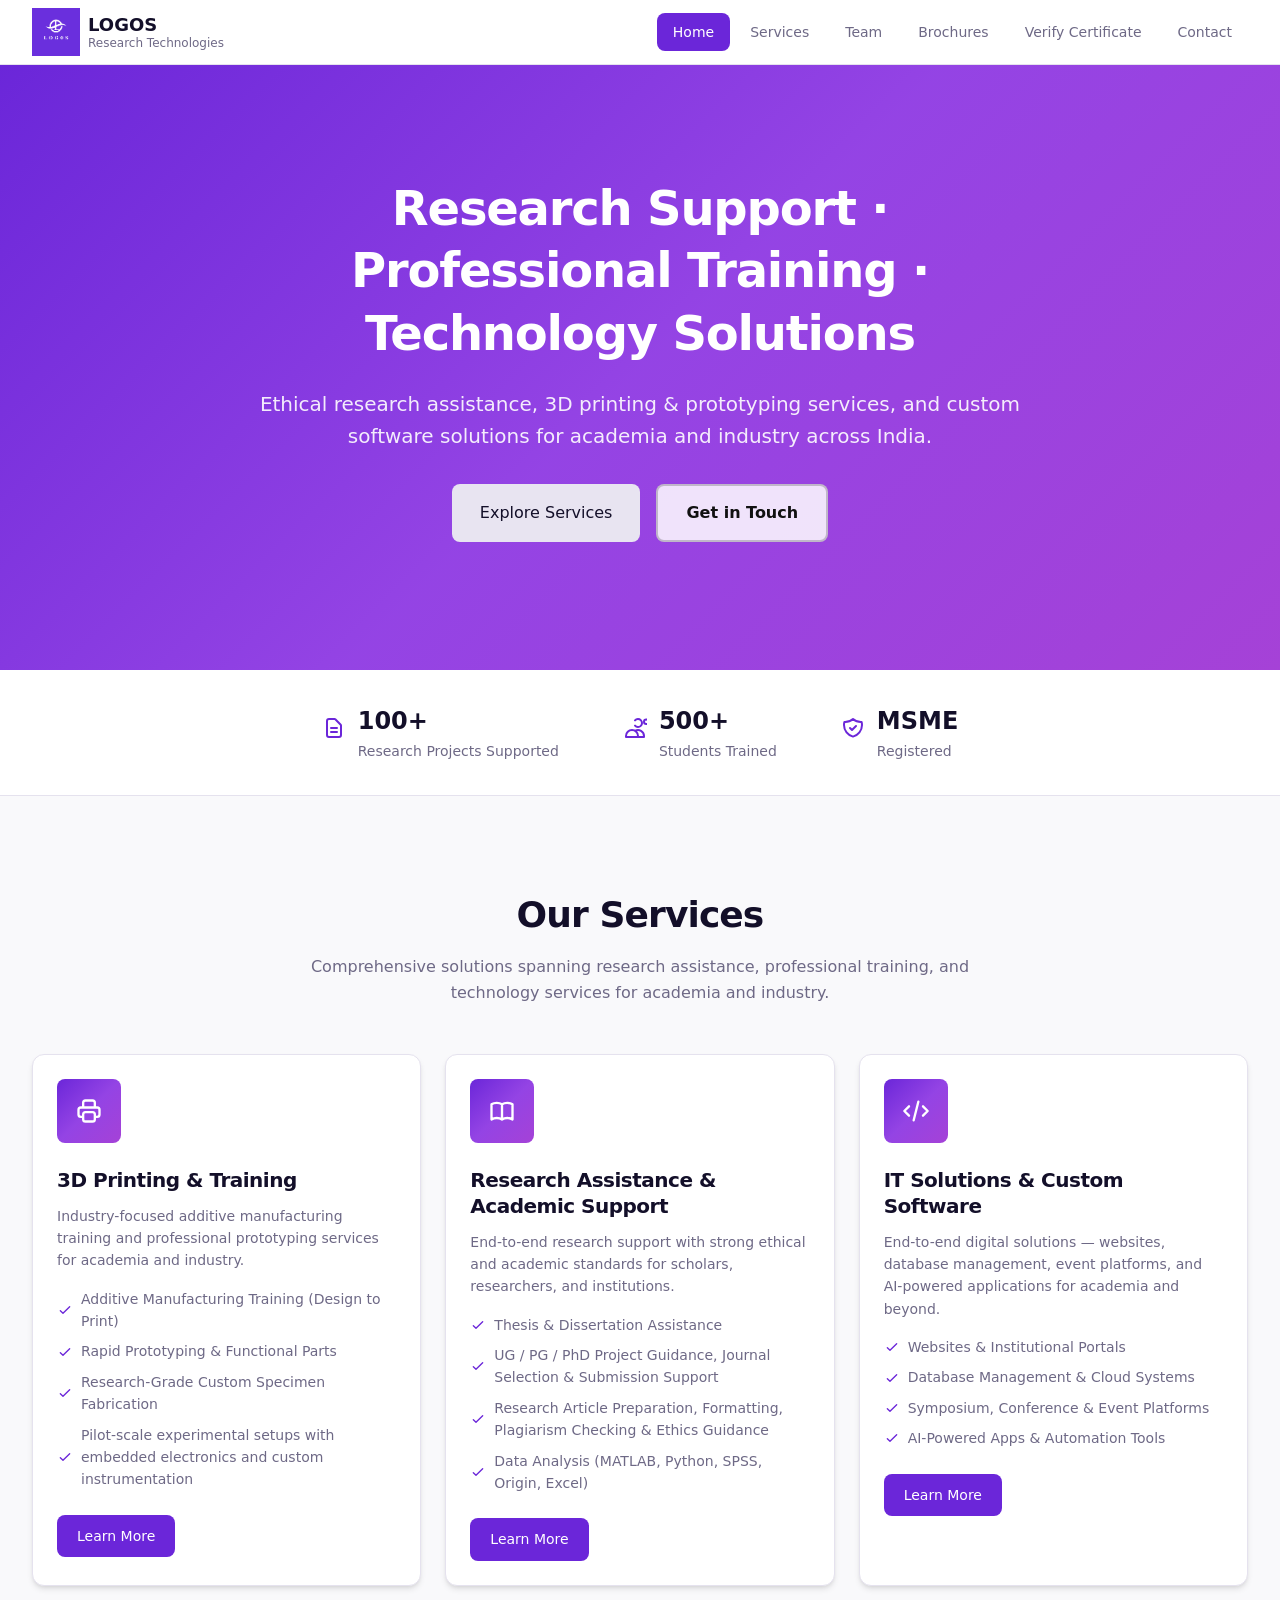
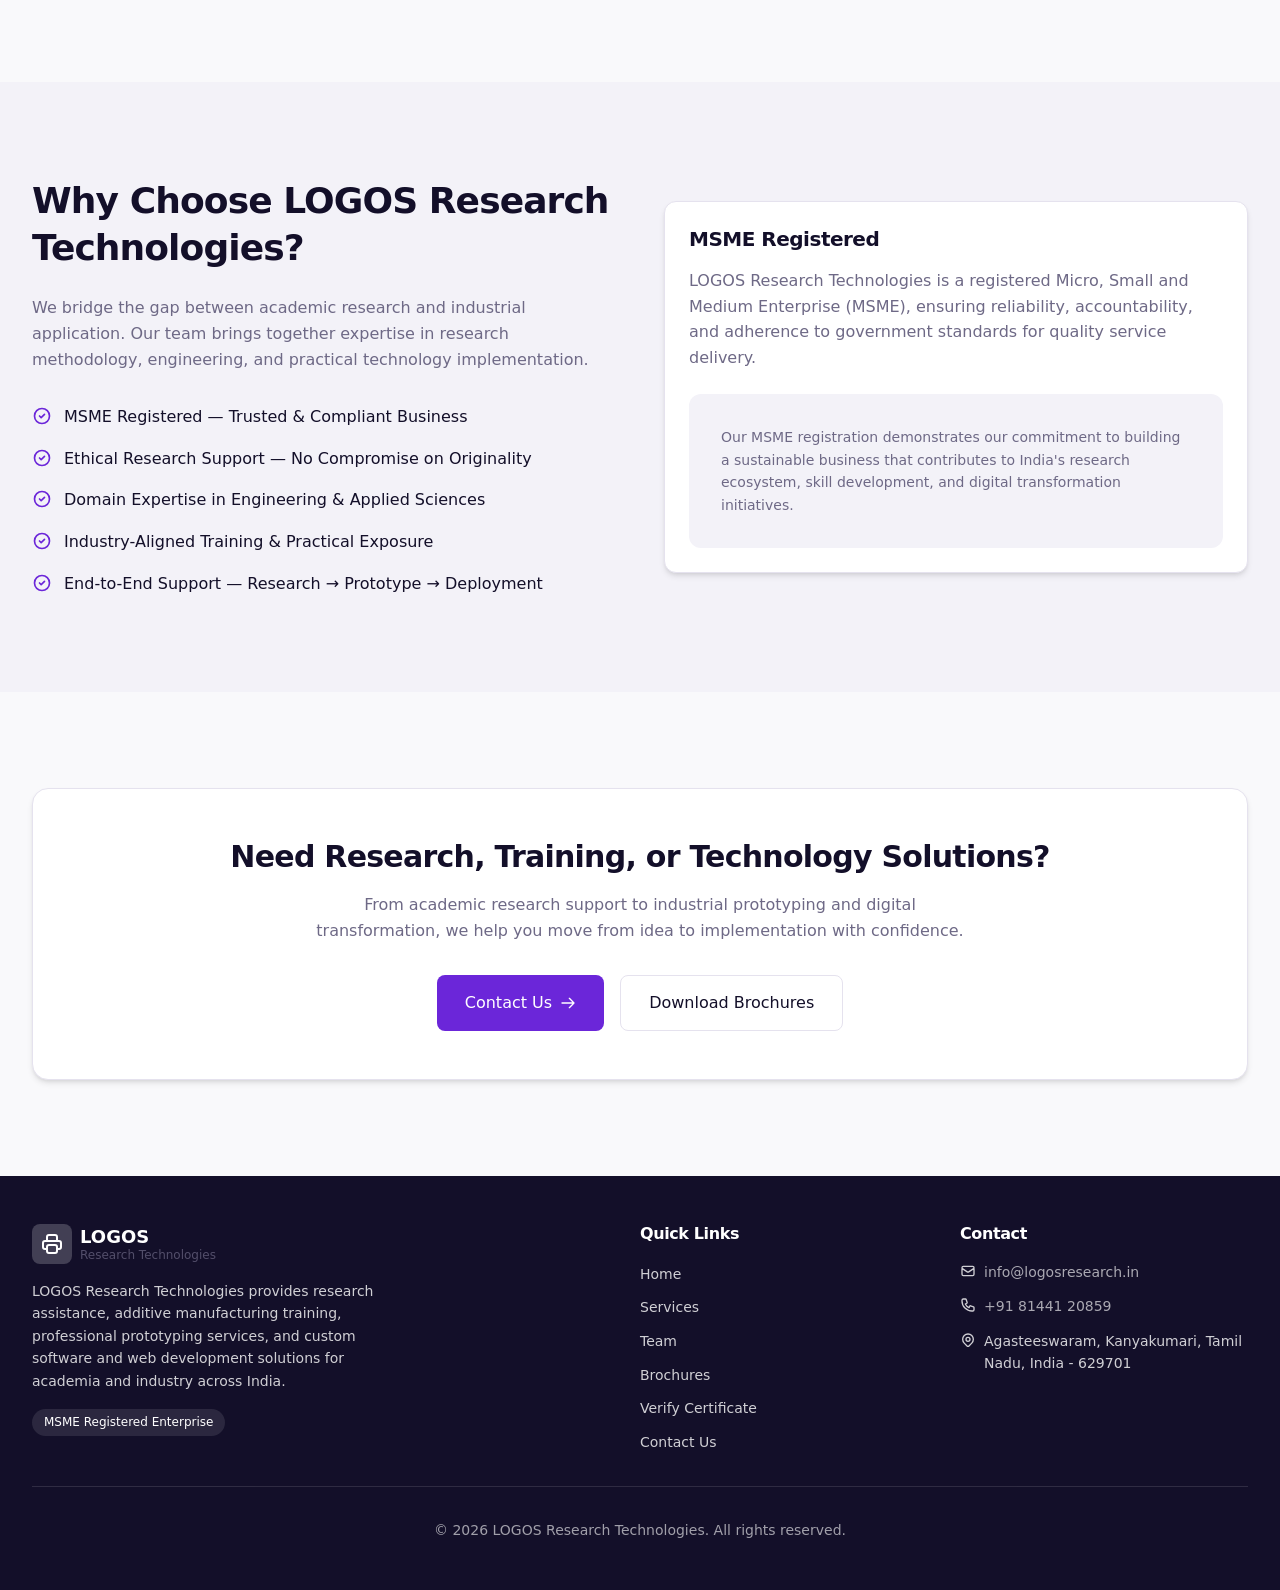
<file: static-site/index.html>
<!DOCTYPE html>
<html lang="en">
<head>
  <meta charset="UTF-8">
  <meta name="viewport" content="width=device-width, initial-scale=1.0">
  <meta name="description" content="Experts in research assistance, academic project support, 3D printing training, additive manufacturing services, and custom software and web development solutions in India.">
  <meta name="keywords" content="research assistance, academic support, thesis help, 3D printing training, additive manufacturing, web development, custom software, India">
  <title>LOGOS Research Technologies - Research, Training & Technology Solutions</title>
  <link rel="stylesheet" href="css/style.css">
</head>
<body>
  <!-- Header -->
  <header class="header">
    <nav class="section-container">
      <div class="header-content">
        <a href="index.html" class="logo-link">
          <img src="images/logo.png" alt="LOGOS" class="logo-image">
          <div class="logo-text">
            <span class="logo-title">LOGOS</span>
            <span class="logo-subtitle">Research Technologies</span>
          </div>
        </a>

        <div class="nav-desktop">
          <a href="index.html" class="nav-link active">Home</a>
          <a href="services.html" class="nav-link">Services</a>
          <a href="team.html" class="nav-link">Team</a>
          <a href="brochures.html" class="nav-link">Brochures</a>
          <a href="verify.html" class="nav-link">Verify Certificate</a>
          <a href="contact.html" class="nav-link">Contact</a>
        </div>

        <button class="mobile-menu-btn" id="mobile-menu-btn">
          <svg id="menu-icon" class="icon-lg" fill="none" stroke="currentColor" viewBox="0 0 24 24">
            <path stroke-linecap="round" stroke-linejoin="round" stroke-width="2" d="M4 6h16M4 12h16M4 18h16"></path>
          </svg>
          <svg id="close-icon" class="icon-lg" fill="none" stroke="currentColor" viewBox="0 0 24 24" style="display: none;">
            <path stroke-linecap="round" stroke-linejoin="round" stroke-width="2" d="M6 18L18 6M6 6l12 12"></path>
          </svg>
        </button>
      </div>

      <div class="nav-mobile" id="mobile-nav">
        <div class="nav-mobile-links">
          <a href="index.html" class="nav-link active">Home</a>
          <a href="services.html" class="nav-link">Services</a>
          <a href="team.html" class="nav-link">Team</a>
          <a href="brochures.html" class="nav-link">Brochures</a>
          <a href="verify.html" class="nav-link">Verify Certificate</a>
          <a href="contact.html" class="nav-link">Contact</a>
        </div>
      </div>
    </nav>
  </header>

  <main>
    <!-- Hero Section -->
    <section class="hero hero-gradient">
      <div class="section-container">
        <div class="hero-content">
          <h1 class="hero-title">Research Support · Professional Training · Technology Solutions</h1>
          <p class="hero-description">
            Ethical research assistance, 3D printing &amp; prototyping services, and custom software solutions for academia and industry across India.
          </p>
          <div class="hero-buttons">
            <a href="services.html" class="btn btn-secondary btn-lg">Explore Services</a>
            <a href="contact.html" class="btn btn-outline-light btn-lg">Get in Touch</a>
          </div>
        </div>
      </div>
    </section>

    <!-- Stats Section -->
    <section class="stats-section">
      <div class="section-container">
        <div class="stats-container">
          <div class="stat-item">
            <div class="stat-icon">
              <svg class="icon-lg" fill="none" stroke="currentColor" viewBox="0 0 24 24">
                <path stroke-linecap="round" stroke-linejoin="round" stroke-width="2" d="M9 12h6m-6 4h6m2 5H7a2 2 0 01-2-2V5a2 2 0 012-2h5.586a1 1 0 01.707.293l5.414 5.414a1 1 0 01.293.707V19a2 2 0 01-2 2z"></path>
              </svg>
            </div>
            <div>
              <div class="stat-value">100+</div>
              <div class="stat-label">Research Projects Supported</div>
            </div>
          </div>
          <div class="stat-item">
            <div class="stat-icon">
              <svg class="icon-lg" fill="none" stroke="currentColor" viewBox="0 0 24 24">
                <path stroke-linecap="round" stroke-linejoin="round" stroke-width="2" d="M12 4.354a4 4 0 110 5.292M15 21H3v-1a6 6 0 0112 0v1zm0 0h6v-1a6 6 0 00-9-5.197m13.5-9a2.25 2.25 0 11-4.5 0 2.25 2.25 0 014.5 0z"></path>
              </svg>
            </div>
            <div>
              <div class="stat-value">500+</div>
              <div class="stat-label">Students Trained</div>
            </div>
          </div>
          <div class="stat-item">
            <div class="stat-icon">
              <svg class="icon-lg" fill="none" stroke="currentColor" viewBox="0 0 24 24">
                <path stroke-linecap="round" stroke-linejoin="round" stroke-width="2" d="M9 12l2 2 4-4m5.618-4.016A11.955 11.955 0 0112 2.944a11.955 11.955 0 01-8.618 3.04A12.02 12.02 0 003 9c0 5.591 3.824 10.29 9 11.622 5.176-1.332 9-6.03 9-11.622 0-1.042-.133-2.052-.382-3.016z"></path>
              </svg>
            </div>
            <div>
              <div class="stat-value">MSME</div>
              <div class="stat-label">Registered</div>
            </div>
          </div>
        </div>
      </div>
    </section>

    <!-- Services Section -->
    <section class="page-section">
      <div class="section-container">
        <div class="section-header">
          <h2 class="section-title">Our Services</h2>
          <p class="section-description">
            Comprehensive solutions spanning research assistance, professional training, 
            and technology services for academia and industry.
          </p>
        </div>

        <div class="grid-3">
          <!-- 3D Printing & Training Card (FIRST) -->
          <div class="card">
            <div class="card-icon">
              <svg class="icon-xl" fill="none" stroke="currentColor" viewBox="0 0 24 24">
                <path stroke-linecap="round" stroke-linejoin="round" stroke-width="2" d="M17 17h2a2 2 0 002-2v-4a2 2 0 00-2-2H5a2 2 0 00-2 2v4a2 2 0 002 2h2m2 4h6a2 2 0 002-2v-4a2 2 0 00-2-2H9a2 2 0 00-2 2v4a2 2 0 002 2zm8-12V5a2 2 0 00-2-2H9a2 2 0 00-2 2v4h10z"></path>
              </svg>
            </div>
            <h3 class="card-title">3D Printing & Training</h3>
            <p class="card-description">Industry-focused additive manufacturing training and professional prototyping services for academia and industry.</p>
            <ul class="card-features">
              <li class="card-feature">
                <svg class="icon-sm" fill="none" stroke="currentColor" viewBox="0 0 24 24"><path stroke-linecap="round" stroke-linejoin="round" stroke-width="2" d="M5 13l4 4L19 7"></path></svg>
                Additive Manufacturing Training (Design to Print)
              </li>
              <li class="card-feature">
                <svg class="icon-sm" fill="none" stroke="currentColor" viewBox="0 0 24 24"><path stroke-linecap="round" stroke-linejoin="round" stroke-width="2" d="M5 13l4 4L19 7"></path></svg>
                Rapid Prototyping & Functional Parts
              </li>
              <li class="card-feature">
                <svg class="icon-sm" fill="none" stroke="currentColor" viewBox="0 0 24 24"><path stroke-linecap="round" stroke-linejoin="round" stroke-width="2" d="M5 13l4 4L19 7"></path></svg>
                Research-Grade Custom Specimen Fabrication
              </li>
              <li class="card-feature">
                <svg class="icon-sm" fill="none" stroke="currentColor" viewBox="0 0 24 24"><path stroke-linecap="round" stroke-linejoin="round" stroke-width="2" d="M5 13l4 4L19 7"></path></svg>
                Pilot-scale experimental setups with embedded electronics and custom instrumentation
              </li>
            </ul>
            <a href="services.html#printing" class="btn btn-primary">Learn More</a>
          </div>

          <!-- Research Assistance Card (SECOND) -->
          <div class="card">
            <div class="card-icon">
              <svg class="icon-xl" fill="none" stroke="currentColor" viewBox="0 0 24 24">
                <path stroke-linecap="round" stroke-linejoin="round" stroke-width="2" d="M12 6.253v13m0-13C10.832 5.477 9.246 5 7.5 5S4.168 5.477 3 6.253v13C4.168 18.477 5.754 18 7.5 18s3.332.477 4.5 1.253m0-13C13.168 5.477 14.754 5 16.5 5c1.747 0 3.332.477 4.5 1.253v13C19.832 18.477 18.247 18 16.5 18c-1.746 0-3.332.477-4.5 1.253"></path>
              </svg>
            </div>
            <h3 class="card-title">Research Assistance & Academic Support</h3>
            <p class="card-description">End-to-end research support with strong ethical and academic standards for scholars, researchers, and institutions.</p>
            <ul class="card-features">
              <li class="card-feature">
                <svg class="icon-sm" fill="none" stroke="currentColor" viewBox="0 0 24 24"><path stroke-linecap="round" stroke-linejoin="round" stroke-width="2" d="M5 13l4 4L19 7"></path></svg>
                Thesis & Dissertation Assistance
              </li>
              <li class="card-feature">
                <svg class="icon-sm" fill="none" stroke="currentColor" viewBox="0 0 24 24"><path stroke-linecap="round" stroke-linejoin="round" stroke-width="2" d="M5 13l4 4L19 7"></path></svg>
                UG / PG / PhD Project Guidance, Journal Selection & Submission Support
              </li>
              <li class="card-feature">
                <svg class="icon-sm" fill="none" stroke="currentColor" viewBox="0 0 24 24"><path stroke-linecap="round" stroke-linejoin="round" stroke-width="2" d="M5 13l4 4L19 7"></path></svg>
                Research Article Preparation, Formatting, Plagiarism Checking & Ethics Guidance
              </li>
              <li class="card-feature">
                <svg class="icon-sm" fill="none" stroke="currentColor" viewBox="0 0 24 24"><path stroke-linecap="round" stroke-linejoin="round" stroke-width="2" d="M5 13l4 4L19 7"></path></svg>
                Data Analysis (MATLAB, Python, SPSS, Origin, Excel)
              </li>
            </ul>
            <a href="services.html#research" class="btn btn-primary">Learn More</a>
          </div>

          <!-- Web Development Card (THIRD) -->
          <div class="card">
            <div class="card-icon">
              <svg class="icon-xl" fill="none" stroke="currentColor" viewBox="0 0 24 24">
                <path stroke-linecap="round" stroke-linejoin="round" stroke-width="2" d="M10 20l4-16m4 4l4 4-4 4M6 16l-4-4 4-4"></path>
              </svg>
            </div>
            <h3 class="card-title">IT Solutions & Custom Software</h3>
            <p class="card-description">End-to-end digital solutions — websites, database management, event platforms, and AI-powered applications for academia and beyond.</p>
            <ul class="card-features">
              <li class="card-feature">
                <svg class="icon-sm" fill="none" stroke="currentColor" viewBox="0 0 24 24"><path stroke-linecap="round" stroke-linejoin="round" stroke-width="2" d="M5 13l4 4L19 7"></path></svg>
                Websites &amp; Institutional Portals
              </li>
              <li class="card-feature">
                <svg class="icon-sm" fill="none" stroke="currentColor" viewBox="0 0 24 24"><path stroke-linecap="round" stroke-linejoin="round" stroke-width="2" d="M5 13l4 4L19 7"></path></svg>
                Database Management &amp; Cloud Systems
              </li>
              <li class="card-feature">
                <svg class="icon-sm" fill="none" stroke="currentColor" viewBox="0 0 24 24"><path stroke-linecap="round" stroke-linejoin="round" stroke-width="2" d="M5 13l4 4L19 7"></path></svg>
                Symposium, Conference &amp; Event Platforms
              </li>
              <li class="card-feature">
                <svg class="icon-sm" fill="none" stroke="currentColor" viewBox="0 0 24 24"><path stroke-linecap="round" stroke-linejoin="round" stroke-width="2" d="M5 13l4 4L19 7"></path></svg>
                AI-Powered Apps &amp; Automation Tools
              </li>
            </ul>
            <a href="services.html#software" class="btn btn-primary">Learn More</a>
          </div>
        </div>
      </div>
    </section>

    <!-- Why Choose Us Section -->
    <section class="page-section bg-muted">
      <div class="section-container">
        <div class="grid-2">
          <div>
            <h2 class="section-title" style="text-align: left; margin-bottom: 1.5rem;">
              Why Choose LOGOS Research Technologies?
            </h2>
            <p class="section-description" style="text-align: left; margin-bottom: 2rem; max-width: none;">
              We bridge the gap between academic research and industrial application. Our team 
              brings together expertise in research methodology, engineering, and practical 
              technology implementation.
            </p>
            <ul class="why-us-list">
              <li class="why-us-item">
                <svg class="icon" fill="none" stroke="currentColor" viewBox="0 0 24 24">
                  <path stroke-linecap="round" stroke-linejoin="round" stroke-width="2" d="M9 12l2 2 4-4m6 2a9 9 0 11-18 0 9 9 0 0118 0z"></path>
                </svg>
                <span>MSME Registered — Trusted & Compliant Business</span>
              </li>
              <li class="why-us-item">
                <svg class="icon" fill="none" stroke="currentColor" viewBox="0 0 24 24">
                  <path stroke-linecap="round" stroke-linejoin="round" stroke-width="2" d="M9 12l2 2 4-4m6 2a9 9 0 11-18 0 9 9 0 0118 0z"></path>
                </svg>
                <span>Ethical Research Support — No Compromise on Originality</span>
              </li>
              <li class="why-us-item">
                <svg class="icon" fill="none" stroke="currentColor" viewBox="0 0 24 24">
                  <path stroke-linecap="round" stroke-linejoin="round" stroke-width="2" d="M9 12l2 2 4-4m6 2a9 9 0 11-18 0 9 9 0 0118 0z"></path>
                </svg>
                <span>Domain Expertise in Engineering & Applied Sciences</span>
              </li>
              <li class="why-us-item">
                <svg class="icon" fill="none" stroke="currentColor" viewBox="0 0 24 24">
                  <path stroke-linecap="round" stroke-linejoin="round" stroke-width="2" d="M9 12l2 2 4-4m6 2a9 9 0 11-18 0 9 9 0 0118 0z"></path>
                </svg>
                <span>Industry-Aligned Training & Practical Exposure</span>
              </li>
              <li class="why-us-item">
                <svg class="icon" fill="none" stroke="currentColor" viewBox="0 0 24 24">
                  <path stroke-linecap="round" stroke-linejoin="round" stroke-width="2" d="M9 12l2 2 4-4m6 2a9 9 0 11-18 0 9 9 0 0118 0z"></path>
                </svg>
                <span>End-to-End Support — Research → Prototype → Deployment</span>
              </li>
            </ul>
          </div>
          <div class="card">
            <h3 style="font-size: 1.25rem; font-weight: 600; margin-bottom: 1rem;">MSME Registered</h3>
            <p style="color: var(--muted-foreground); margin-bottom: 1.5rem;">
              LOGOS Research Technologies is a registered Micro, Small and Medium 
              Enterprise (MSME), ensuring reliability, accountability, and adherence 
              to government standards for quality service delivery.
            </p>
            <div class="info-box">
              <p style="font-size: 0.875rem; color: var(--muted-foreground);">
                Our MSME registration demonstrates our commitment to building a 
                sustainable business that contributes to India's research ecosystem, 
                skill development, and digital transformation initiatives.
              </p>
            </div>
          </div>
        </div>
      </div>
    </section>

    <!-- CTA Section -->
    <section class="page-section">
      <div class="section-container">
        <div class="cta-card">
          <h2 class="cta-title">Need Research, Training, or Technology Solutions?</h2>
          <p class="cta-description">
            From academic research support to industrial prototyping and digital transformation, 
            we help you move from idea to implementation with confidence.
          </p>
          <div class="cta-buttons">
            <a href="contact.html" class="btn btn-primary btn-lg">
              Contact Us
              <svg class="icon-sm" fill="none" stroke="currentColor" viewBox="0 0 24 24">
                <path stroke-linecap="round" stroke-linejoin="round" stroke-width="2" d="M14 5l7 7m0 0l-7 7m7-7H3"></path>
              </svg>
            </a>
            <a href="brochures.html" class="btn btn-outline btn-lg">Download Brochures</a>
          </div>
        </div>
      </div>
    </section>
  </main>

  <!-- Footer -->
  <footer class="footer">
    <div class="section-container">
      <div class="footer-grid">
        <div>
          <div class="footer-logo">
            <div class="footer-logo-icon">
              <svg class="icon-lg" fill="none" stroke="currentColor" viewBox="0 0 24 24">
                <path stroke-linecap="round" stroke-linejoin="round" stroke-width="2" d="M17 17h2a2 2 0 002-2v-4a2 2 0 00-2-2H5a2 2 0 00-2 2v4a2 2 0 002 2h2m2 4h6a2 2 0 002-2v-4a2 2 0 00-2-2H9a2 2 0 00-2 2v4a2 2 0 002 2zm8-12V5a2 2 0 00-2-2H9a2 2 0 00-2 2v4h10z"></path>
              </svg>
            </div>
            <div class="logo-text">
              <span class="logo-title" style="color: white;">LOGOS</span>
              <span class="logo-subtitle" style="opacity: 0.7;">Research Technologies</span>
            </div>
          </div>
          <p class="footer-description">
            LOGOS Research Technologies provides research assistance, additive manufacturing 
            training, professional prototyping services, and custom software and web 
            development solutions for academia and industry across India.
          </p>
          <span class="footer-badge">MSME Registered Enterprise</span>
        </div>

        <div>
          <h4 class="footer-title">Quick Links</h4>
          <ul class="footer-links">
            <li><a href="index.html" class="footer-link">Home</a></li>
            <li><a href="services.html" class="footer-link">Services</a></li>
            <li><a href="team.html" class="footer-link">Team</a></li>
            <li><a href="brochures.html" class="footer-link">Brochures</a></li>
            <li><a href="verify.html" class="footer-link">Verify Certificate</a></li>
            <li><a href="contact.html" class="footer-link">Contact Us</a></li>
          </ul>
        </div>

        <div>
          <h4 class="footer-title">Contact</h4>
          <div class="footer-contact-item">
            <svg class="icon-sm" fill="none" stroke="currentColor" viewBox="0 0 24 24">
              <path stroke-linecap="round" stroke-linejoin="round" stroke-width="2" d="M3 8l7.89 5.26a2 2 0 002.22 0L21 8M5 19h14a2 2 0 002-2V7a2 2 0 00-2-2H5a2 2 0 00-2 2v10a2 2 0 002 2z"></path>
            </svg>
            <a href="mailto:info@logosresearch.in" class="footer-link">info@logosresearch.in</a>
          </div>
          <div class="footer-contact-item">
            <svg class="icon-sm" fill="none" stroke="currentColor" viewBox="0 0 24 24">
              <path stroke-linecap="round" stroke-linejoin="round" stroke-width="2" d="M3 5a2 2 0 012-2h3.28a1 1 0 01.948.684l1.498 4.493a1 1 0 01-.502 1.21l-2.257 1.13a11.042 11.042 0 005.516 5.516l1.13-2.257a1 1 0 011.21-.502l4.493 1.498a1 1 0 01.684.949V19a2 2 0 01-2 2h-1C9.716 21 3 14.284 3 6V5z"></path>
            </svg>
            <a href="tel:+918144120859" class="footer-link">+91 81441 20859</a>
          </div>
          <div class="footer-contact-item">
            <svg class="icon-sm" fill="none" stroke="currentColor" viewBox="0 0 24 24">
              <path stroke-linecap="round" stroke-linejoin="round" stroke-width="2" d="M17.657 16.657L13.414 20.9a1.998 1.998 0 01-2.827 0l-4.244-4.243a8 8 0 1111.314 0z"></path>
              <path stroke-linecap="round" stroke-linejoin="round" stroke-width="2" d="M15 11a3 3 0 11-6 0 3 3 0 016 0z"></path>
            </svg>
            <span>Agasteeswaram, Kanyakumari, Tamil Nadu, India - 629701</span>
          </div>
        </div>
      </div>

      <div class="footer-bottom">
        <p>&copy; 2026 LOGOS Research Technologies. All rights reserved.</p>
      </div>
    </div>
  </footer>

  <div id="toast-container" class="toast-container"></div>
  <script src="js/main.js"></script>
</body>
</html>
</file>
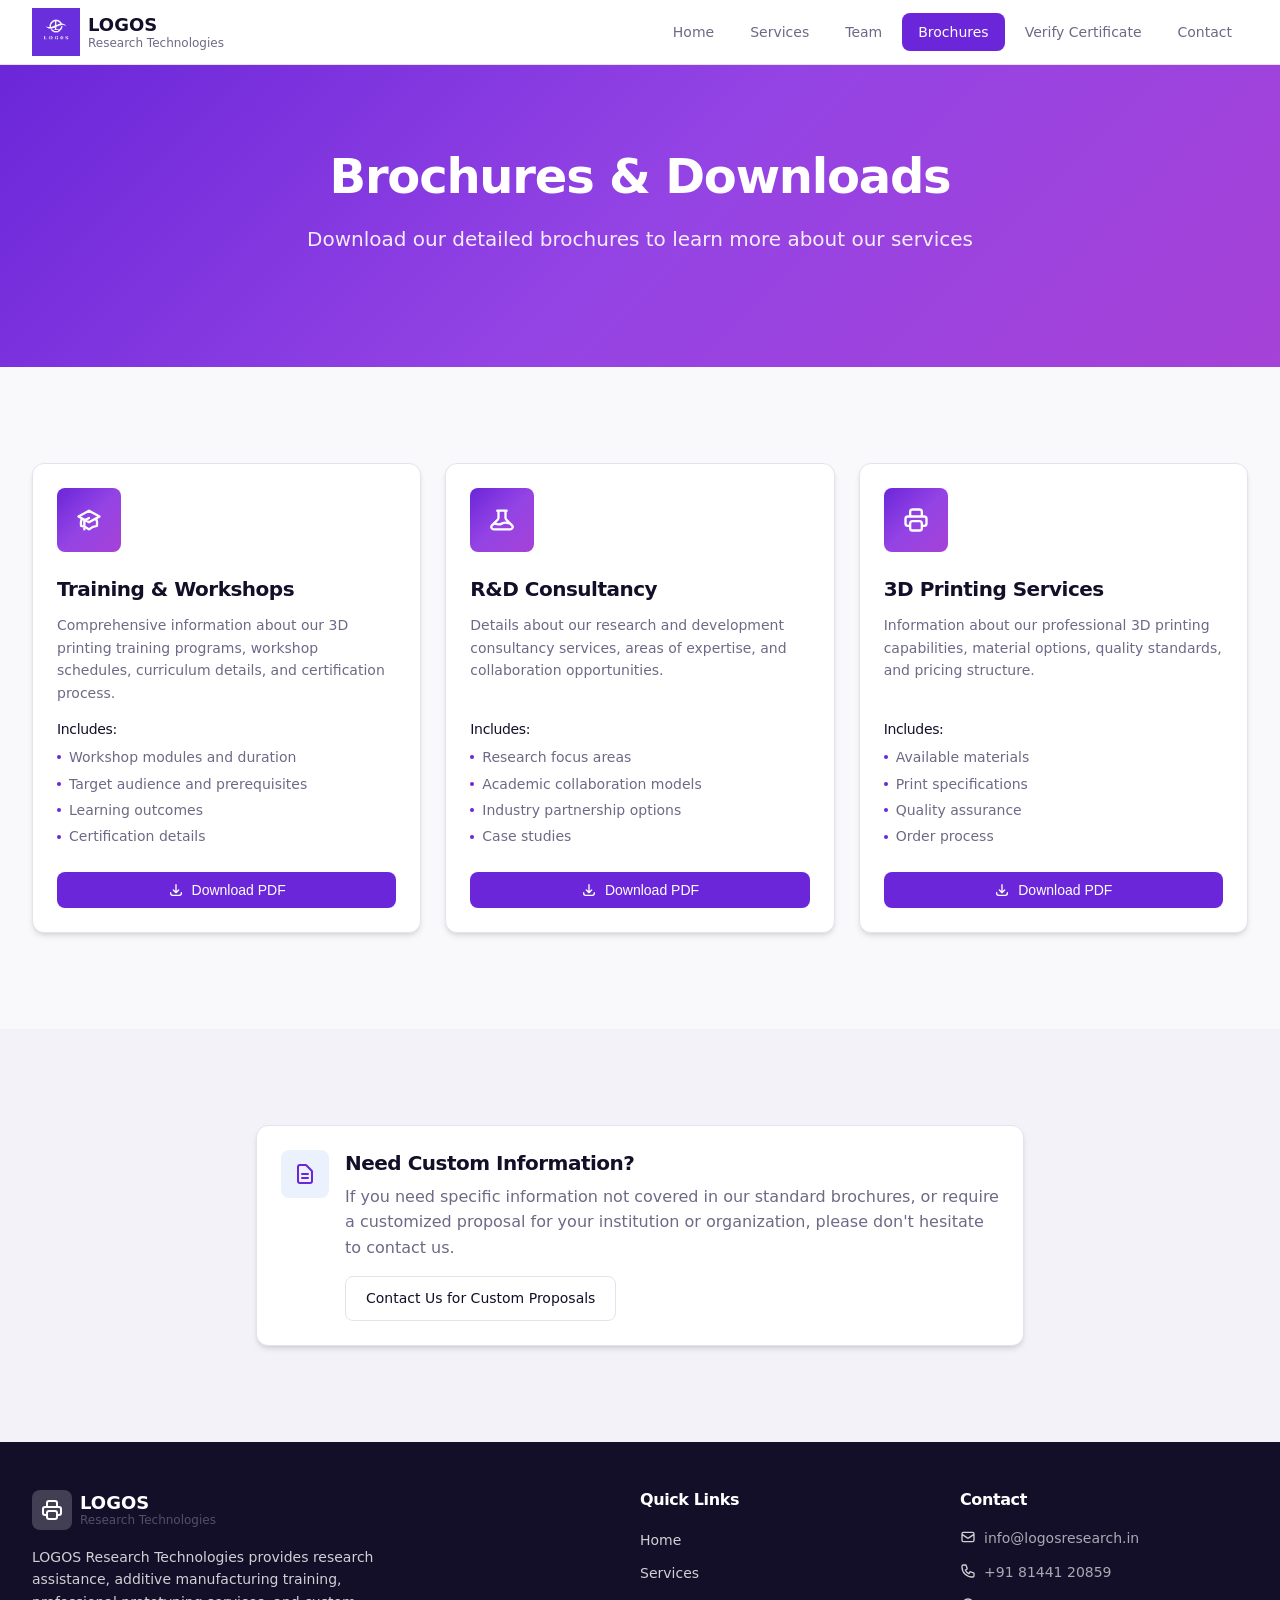
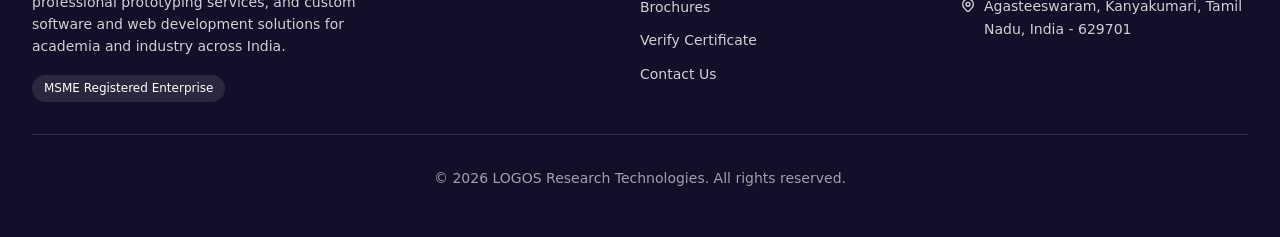
<file: static-site/brochures.html>
<!DOCTYPE html>
<html lang="en">
<head>
  <meta charset="UTF-8">
  <meta name="viewport" content="width=device-width, initial-scale=1.0">
  <meta name="description" content="Download LOGOS Research Technologies brochures for 3D printing training, R&D consultancy, and printing services.">
  <title>Brochures - LOGOS Research Technologies</title>
  <link rel="stylesheet" href="css/style.css">
</head>
<body>
  <!-- Header -->
  <header class="header">
    <nav class="section-container">
      <div class="header-content">
        <a href="index.html" class="logo-link">
          <img src="images/logo.png" alt="LOGOS" class="logo-image">
          <div class="logo-text">
            <span class="logo-title">LOGOS</span>
            <span class="logo-subtitle">Research Technologies</span>
          </div>
        </a>

        <div class="nav-desktop">
          <a href="index.html" class="nav-link">Home</a>
          <a href="services.html" class="nav-link">Services</a>
          <a href="team.html" class="nav-link">Team</a>
          <a href="brochures.html" class="nav-link active">Brochures</a>
          <a href="verify.html" class="nav-link">Verify Certificate</a>
          <a href="contact.html" class="nav-link">Contact</a>
        </div>

        <button class="mobile-menu-btn" id="mobile-menu-btn">
          <svg id="menu-icon" class="icon-lg" fill="none" stroke="currentColor" viewBox="0 0 24 24">
            <path stroke-linecap="round" stroke-linejoin="round" stroke-width="2" d="M4 6h16M4 12h16M4 18h16"></path>
          </svg>
          <svg id="close-icon" class="icon-lg" fill="none" stroke="currentColor" viewBox="0 0 24 24" style="display: none;">
            <path stroke-linecap="round" stroke-linejoin="round" stroke-width="2" d="M6 18L18 6M6 6l12 12"></path>
          </svg>
        </button>
      </div>

      <div class="nav-mobile" id="mobile-nav">
        <div class="nav-mobile-links">
          <a href="index.html" class="nav-link">Home</a>
          <a href="services.html" class="nav-link">Services</a>
          <a href="team.html" class="nav-link">Team</a>
          <a href="brochures.html" class="nav-link active">Brochures</a>
          <a href="verify.html" class="nav-link">Verify Certificate</a>
          <a href="contact.html" class="nav-link">Contact</a>
        </div>
      </div>
    </nav>
  </header>

  <main>
    <!-- Hero Section -->
    <section class="page-hero hero-gradient">
      <div class="section-container text-center" style="color: white;">
        <h1 class="page-hero-title">Brochures & Downloads</h1>
        <p class="hero-description">
          Download our detailed brochures to learn more about our services
        </p>
      </div>
    </section>

    <!-- Brochures Grid -->
    <section class="page-section">
      <div class="section-container">
        <div class="grid-3">
          <!-- Training Brochure -->
          <div class="card" style="display: flex; flex-direction: column;">
            <div class="card-icon">
              <svg class="icon-xl" fill="none" stroke="currentColor" viewBox="0 0 24 24">
                <path stroke-linecap="round" stroke-linejoin="round" stroke-width="2" d="M12 14l9-5-9-5-9 5 9 5zm0 0l6.16-3.422a12.083 12.083 0 01.665 6.479A11.952 11.952 0 0012 20.055a11.952 11.952 0 00-6.824-2.998 12.078 12.078 0 01.665-6.479L12 14zm-4 6v-7.5l4-2.222"></path>
              </svg>
            </div>
            <h3 class="card-title">Training & Workshops</h3>
            <p class="card-description" style="flex-grow: 1;">
              Comprehensive information about our 3D printing training programs, workshop schedules, curriculum details, and certification process.
            </p>
            <div style="margin-bottom: 1.5rem;">
              <h4 style="font-size: 0.875rem; font-weight: 500; margin-bottom: 0.5rem;">Includes:</h4>
              <ul style="display: flex; flex-direction: column; gap: 0.25rem;">
                <li style="display: flex; align-items: center; gap: 0.5rem; font-size: 0.875rem; color: var(--muted-foreground);">
                  <span style="width: 4px; height: 4px; border-radius: 50%; background: var(--primary);"></span>
                  Workshop modules and duration
                </li>
                <li style="display: flex; align-items: center; gap: 0.5rem; font-size: 0.875rem; color: var(--muted-foreground);">
                  <span style="width: 4px; height: 4px; border-radius: 50%; background: var(--primary);"></span>
                  Target audience and prerequisites
                </li>
                <li style="display: flex; align-items: center; gap: 0.5rem; font-size: 0.875rem; color: var(--muted-foreground);">
                  <span style="width: 4px; height: 4px; border-radius: 50%; background: var(--primary);"></span>
                  Learning outcomes
                </li>
                <li style="display: flex; align-items: center; gap: 0.5rem; font-size: 0.875rem; color: var(--muted-foreground);">
                  <span style="width: 4px; height: 4px; border-radius: 50%; background: var(--primary);"></span>
                  Certification details
                </li>
              </ul>
            </div>
            <button class="btn btn-primary btn-block" onclick="handleBrochureDownload('LOGOS_Training_Brochure.pdf')">
              <svg class="icon-sm" fill="none" stroke="currentColor" viewBox="0 0 24 24">
                <path stroke-linecap="round" stroke-linejoin="round" stroke-width="2" d="M4 16v1a3 3 0 003 3h10a3 3 0 003-3v-1m-4-4l-4 4m0 0l-4-4m4 4V4"></path>
              </svg>
              Download PDF
            </button>
          </div>

          <!-- R&D Brochure -->
          <div class="card" style="display: flex; flex-direction: column;">
            <div class="card-icon">
              <svg class="icon-xl" fill="none" stroke="currentColor" viewBox="0 0 24 24">
                <path stroke-linecap="round" stroke-linejoin="round" stroke-width="2" d="M19.428 15.428a2 2 0 00-1.022-.547l-2.387-.477a6 6 0 00-3.86.517l-.318.158a6 6 0 01-3.86.517L6.05 15.21a2 2 0 00-1.806.547M8 4h8l-1 1v5.172a2 2 0 00.586 1.414l5 5c1.26 1.26.367 3.414-1.415 3.414H4.828c-1.782 0-2.674-2.154-1.414-3.414l5-5A2 2 0 009 10.172V5L8 4z"></path>
              </svg>
            </div>
            <h3 class="card-title">R&D Consultancy</h3>
            <p class="card-description" style="flex-grow: 1;">
              Details about our research and development consultancy services, areas of expertise, and collaboration opportunities.
            </p>
            <div style="margin-bottom: 1.5rem;">
              <h4 style="font-size: 0.875rem; font-weight: 500; margin-bottom: 0.5rem;">Includes:</h4>
              <ul style="display: flex; flex-direction: column; gap: 0.25rem;">
                <li style="display: flex; align-items: center; gap: 0.5rem; font-size: 0.875rem; color: var(--muted-foreground);">
                  <span style="width: 4px; height: 4px; border-radius: 50%; background: var(--primary);"></span>
                  Research focus areas
                </li>
                <li style="display: flex; align-items: center; gap: 0.5rem; font-size: 0.875rem; color: var(--muted-foreground);">
                  <span style="width: 4px; height: 4px; border-radius: 50%; background: var(--primary);"></span>
                  Academic collaboration models
                </li>
                <li style="display: flex; align-items: center; gap: 0.5rem; font-size: 0.875rem; color: var(--muted-foreground);">
                  <span style="width: 4px; height: 4px; border-radius: 50%; background: var(--primary);"></span>
                  Industry partnership options
                </li>
                <li style="display: flex; align-items: center; gap: 0.5rem; font-size: 0.875rem; color: var(--muted-foreground);">
                  <span style="width: 4px; height: 4px; border-radius: 50%; background: var(--primary);"></span>
                  Case studies
                </li>
              </ul>
            </div>
            <button class="btn btn-primary btn-block" onclick="handleBrochureDownload('LOGOS_RnD_Brochure.pdf')">
              <svg class="icon-sm" fill="none" stroke="currentColor" viewBox="0 0 24 24">
                <path stroke-linecap="round" stroke-linejoin="round" stroke-width="2" d="M4 16v1a3 3 0 003 3h10a3 3 0 003-3v-1m-4-4l-4 4m0 0l-4-4m4 4V4"></path>
              </svg>
              Download PDF
            </button>
          </div>

          <!-- Printing Services Brochure -->
          <div class="card" style="display: flex; flex-direction: column;">
            <div class="card-icon">
              <svg class="icon-xl" fill="none" stroke="currentColor" viewBox="0 0 24 24">
                <path stroke-linecap="round" stroke-linejoin="round" stroke-width="2" d="M17 17h2a2 2 0 002-2v-4a2 2 0 00-2-2H5a2 2 0 00-2 2v4a2 2 0 002 2h2m2 4h6a2 2 0 002-2v-4a2 2 0 00-2-2H9a2 2 0 00-2 2v4a2 2 0 002 2zm8-12V5a2 2 0 00-2-2H9a2 2 0 00-2 2v4h10z"></path>
              </svg>
            </div>
            <h3 class="card-title">3D Printing Services</h3>
            <p class="card-description" style="flex-grow: 1;">
              Information about our professional 3D printing capabilities, material options, quality standards, and pricing structure.
            </p>
            <div style="margin-bottom: 1.5rem;">
              <h4 style="font-size: 0.875rem; font-weight: 500; margin-bottom: 0.5rem;">Includes:</h4>
              <ul style="display: flex; flex-direction: column; gap: 0.25rem;">
                <li style="display: flex; align-items: center; gap: 0.5rem; font-size: 0.875rem; color: var(--muted-foreground);">
                  <span style="width: 4px; height: 4px; border-radius: 50%; background: var(--primary);"></span>
                  Available materials
                </li>
                <li style="display: flex; align-items: center; gap: 0.5rem; font-size: 0.875rem; color: var(--muted-foreground);">
                  <span style="width: 4px; height: 4px; border-radius: 50%; background: var(--primary);"></span>
                  Print specifications
                </li>
                <li style="display: flex; align-items: center; gap: 0.5rem; font-size: 0.875rem; color: var(--muted-foreground);">
                  <span style="width: 4px; height: 4px; border-radius: 50%; background: var(--primary);"></span>
                  Quality assurance
                </li>
                <li style="display: flex; align-items: center; gap: 0.5rem; font-size: 0.875rem; color: var(--muted-foreground);">
                  <span style="width: 4px; height: 4px; border-radius: 50%; background: var(--primary);"></span>
                  Order process
                </li>
              </ul>
            </div>
            <button class="btn btn-primary btn-block" onclick="handleBrochureDownload('LOGOS_Printing_Services_Brochure.pdf')">
              <svg class="icon-sm" fill="none" stroke="currentColor" viewBox="0 0 24 24">
                <path stroke-linecap="round" stroke-linejoin="round" stroke-width="2" d="M4 16v1a3 3 0 003 3h10a3 3 0 003-3v-1m-4-4l-4 4m0 0l-4-4m4 4V4"></path>
              </svg>
              Download PDF
            </button>
          </div>
        </div>
      </div>
    </section>

    <!-- Instructions Section -->
    <section class="page-section bg-muted">
      <div class="section-container">
        <div class="card" style="max-width: 48rem; margin: 0 auto;">
          <div style="display: flex; align-items: flex-start; gap: 1rem;">
            <div style="width: 3rem; height: 3rem; border-radius: 0.5rem; background: rgba(59, 130, 246, 0.1); display: flex; align-items: center; justify-content: center; flex-shrink: 0;">
              <svg class="icon-lg" fill="none" stroke="currentColor" viewBox="0 0 24 24" style="color: var(--primary);">
                <path stroke-linecap="round" stroke-linejoin="round" stroke-width="2" d="M9 12h6m-6 4h6m2 5H7a2 2 0 01-2-2V5a2 2 0 012-2h5.586a1 1 0 01.707.293l5.414 5.414a1 1 0 01.293.707V19a2 2 0 01-2 2z"></path>
              </svg>
            </div>
            <div>
              <h3 style="font-size: 1.25rem; font-weight: 600; margin-bottom: 0.5rem;">Need Custom Information?</h3>
              <p style="color: var(--muted-foreground); margin-bottom: 1rem;">
                If you need specific information not covered in our standard brochures, 
                or require a customized proposal for your institution or organization, 
                please don't hesitate to contact us.
              </p>
              <a href="contact.html" class="btn btn-outline">Contact Us for Custom Proposals</a>
            </div>
          </div>
        </div>
      </div>
    </section>
  </main>

  <!-- Footer -->
  <footer class="footer">
    <div class="section-container">
      <div class="footer-grid">
        <div>
          <div class="footer-logo">
            <div class="footer-logo-icon">
              <svg class="icon-lg" fill="none" stroke="currentColor" viewBox="0 0 24 24">
                <path stroke-linecap="round" stroke-linejoin="round" stroke-width="2" d="M17 17h2a2 2 0 002-2v-4a2 2 0 00-2-2H5a2 2 0 00-2 2v4a2 2 0 002 2h2m2 4h6a2 2 0 002-2v-4a2 2 0 00-2-2H9a2 2 0 00-2 2v4a2 2 0 002 2zm8-12V5a2 2 0 00-2-2H9a2 2 0 00-2 2v4h10z"></path>
              </svg>
            </div>
            <div class="logo-text">
              <span class="logo-title" style="color: white;">LOGOS</span>
              <span class="logo-subtitle" style="opacity: 0.7;">Research Technologies</span>
            </div>
          </div>
          <p class="footer-description">
            LOGOS Research Technologies provides research assistance, additive manufacturing 
            training, professional prototyping services, and custom software and web 
            development solutions for academia and industry across India.
          </p>
          <span class="footer-badge">MSME Registered Enterprise</span>
        </div>

        <div>
          <h4 class="footer-title">Quick Links</h4>
          <ul class="footer-links">
            <li><a href="index.html" class="footer-link">Home</a></li>
            <li><a href="services.html" class="footer-link">Services</a></li>
            <li><a href="brochures.html" class="footer-link">Brochures</a></li>
            <li><a href="verify.html" class="footer-link">Verify Certificate</a></li>
            <li><a href="contact.html" class="footer-link">Contact Us</a></li>
          </ul>
        </div>

        <div>
          <h4 class="footer-title">Contact</h4>
          <div class="footer-contact-item">
            <svg class="icon-sm" fill="none" stroke="currentColor" viewBox="0 0 24 24">
              <path stroke-linecap="round" stroke-linejoin="round" stroke-width="2" d="M3 8l7.89 5.26a2 2 0 002.22 0L21 8M5 19h14a2 2 0 002-2V7a2 2 0 00-2-2H5a2 2 0 00-2 2v10a2 2 0 002 2z"></path>
            </svg>
            <a href="mailto:info@logosresearch.in" class="footer-link">info@logosresearch.in</a>
          </div>
          <div class="footer-contact-item">
            <svg class="icon-sm" fill="none" stroke="currentColor" viewBox="0 0 24 24">
              <path stroke-linecap="round" stroke-linejoin="round" stroke-width="2" d="M3 5a2 2 0 012-2h3.28a1 1 0 01.948.684l1.498 4.493a1 1 0 01-.502 1.21l-2.257 1.13a11.042 11.042 0 005.516 5.516l1.13-2.257a1 1 0 011.21-.502l4.493 1.498a1 1 0 01.684.949V19a2 2 0 01-2 2h-1C9.716 21 3 14.284 3 6V5z"></path>
            </svg>
            <a href="tel:+918144120859" class="footer-link">+91 81441 20859</a>
          </div>
          <div class="footer-contact-item">
            <svg class="icon-sm" fill="none" stroke="currentColor" viewBox="0 0 24 24">
              <path stroke-linecap="round" stroke-linejoin="round" stroke-width="2" d="M17.657 16.657L13.414 20.9a1.998 1.998 0 01-2.827 0l-4.244-4.243a8 8 0 1111.314 0z"></path>
              <path stroke-linecap="round" stroke-linejoin="round" stroke-width="2" d="M15 11a3 3 0 11-6 0 3 3 0 016 0z"></path>
            </svg>
            <span>Agasteeswaram, Kanyakumari, Tamil Nadu, India - 629701</span>
          </div>
        </div>
      </div>

      <div class="footer-bottom">
        <p>&copy; 2026 LOGOS Research Technologies. All rights reserved.</p>
      </div>
    </div>
  </footer>

  <div id="toast-container" class="toast-container"></div>
  <script src="js/main.js"></script>
</body>
</html>
</file>
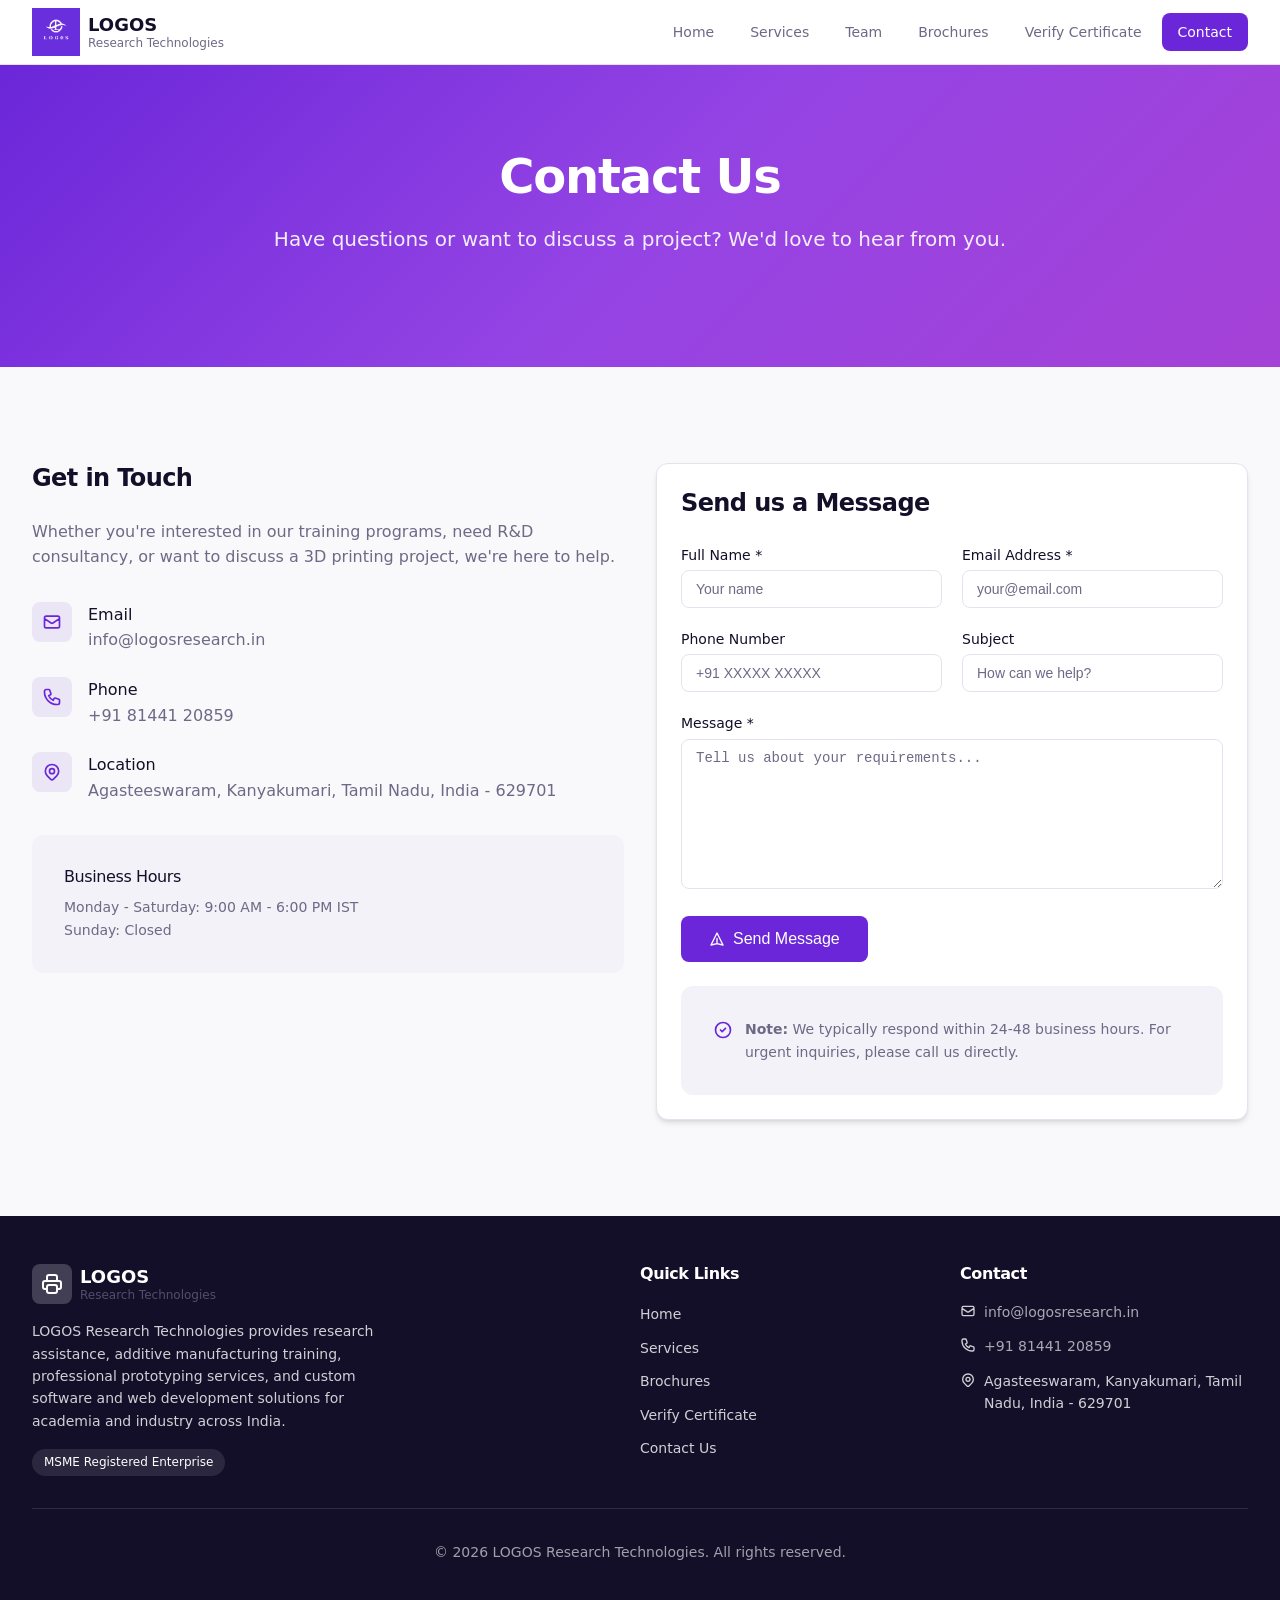
<file: static-site/contact.html>
<!DOCTYPE html>
<html lang="en">
<head>
  <meta charset="UTF-8">
  <meta name="viewport" content="width=device-width, initial-scale=1.0">
  <meta name="description" content="Contact LOGOS Research Technologies for 3D printing training, R&D consultancy, and printing services inquiries.">
  <title>Contact Us - LOGOS Research Technologies</title>
  <link rel="stylesheet" href="css/style.css">
</head>
<body>
  <!-- Header -->
  <header class="header">
    <nav class="section-container">
      <div class="header-content">
        <a href="index.html" class="logo-link">
          <img src="images/logo.png" alt="LOGOS" class="logo-image">
          <div class="logo-text">
            <span class="logo-title">LOGOS</span>
            <span class="logo-subtitle">Research Technologies</span>
          </div>
        </a>

        <div class="nav-desktop">
          <a href="index.html" class="nav-link">Home</a>
          <a href="services.html" class="nav-link">Services</a>
          <a href="team.html" class="nav-link">Team</a>
          <a href="brochures.html" class="nav-link">Brochures</a>
          <a href="verify.html" class="nav-link">Verify Certificate</a>
          <a href="contact.html" class="nav-link active">Contact</a>
        </div>

        <button class="mobile-menu-btn" id="mobile-menu-btn">
          <svg id="menu-icon" class="icon-lg" fill="none" stroke="currentColor" viewBox="0 0 24 24">
            <path stroke-linecap="round" stroke-linejoin="round" stroke-width="2" d="M4 6h16M4 12h16M4 18h16"></path>
          </svg>
          <svg id="close-icon" class="icon-lg" fill="none" stroke="currentColor" viewBox="0 0 24 24" style="display: none;">
            <path stroke-linecap="round" stroke-linejoin="round" stroke-width="2" d="M6 18L18 6M6 6l12 12"></path>
          </svg>
        </button>
      </div>

      <div class="nav-mobile" id="mobile-nav">
        <div class="nav-mobile-links">
          <a href="index.html" class="nav-link">Home</a>
          <a href="services.html" class="nav-link">Services</a>
          <a href="team.html" class="nav-link">Team</a>
          <a href="brochures.html" class="nav-link">Brochures</a>
          <a href="verify.html" class="nav-link">Verify Certificate</a>
          <a href="contact.html" class="nav-link active">Contact</a>
        </div>
      </div>
    </nav>
  </header>

  <main>
    <!-- Hero Section -->
    <section class="page-hero hero-gradient">
      <div class="section-container text-center" style="color: white;">
        <h1 class="page-hero-title">Contact Us</h1>
        <p class="hero-description">
          Have questions or want to discuss a project? We'd love to hear from you.
        </p>
      </div>
    </section>

    <!-- Contact Section -->
    <section class="page-section">
      <div class="section-container">
        <div style="display: grid; gap: 2rem; grid-template-columns: 1fr;">
          
          <!-- Responsive grid for contact info and form -->
          <div style="display: grid; gap: 2rem;">
            <!-- First row on mobile, left column on desktop -->
            <div style="display: grid; gap: 2rem; grid-template-columns: repeat(auto-fit, minmax(300px, 1fr));">
              
              <!-- Contact Info -->
              <div>
                <h2 style="font-size: 1.5rem; font-weight: 700; margin-bottom: 1.5rem;">Get in Touch</h2>
                <p style="color: var(--muted-foreground); margin-bottom: 2rem;">
                  Whether you're interested in our training programs, need R&D consultancy, 
                  or want to discuss a 3D printing project, we're here to help.
                </p>

                <!-- Email -->
                <div class="contact-item">
                  <div class="contact-icon">
                    <svg class="icon" fill="none" stroke="currentColor" viewBox="0 0 24 24">
                      <path stroke-linecap="round" stroke-linejoin="round" stroke-width="2" d="M3 8l7.89 5.26a2 2 0 002.22 0L21 8M5 19h14a2 2 0 002-2V7a2 2 0 00-2-2H5a2 2 0 00-2 2v10a2 2 0 002 2z"></path>
                    </svg>
                  </div>
                  <div>
                    <div class="contact-label">Email</div>
                    <a href="mailto:info@logosresearch.in" class="contact-value">info@logosresearch.in</a>
                  </div>
                </div>

                <!-- Phone -->
                <div class="contact-item">
                  <div class="contact-icon">
                    <svg class="icon" fill="none" stroke="currentColor" viewBox="0 0 24 24">
                      <path stroke-linecap="round" stroke-linejoin="round" stroke-width="2" d="M3 5a2 2 0 012-2h3.28a1 1 0 01.948.684l1.498 4.493a1 1 0 01-.502 1.21l-2.257 1.13a11.042 11.042 0 005.516 5.516l1.13-2.257a1 1 0 011.21-.502l4.493 1.498a1 1 0 01.684.949V19a2 2 0 01-2 2h-1C9.716 21 3 14.284 3 6V5z"></path>
                    </svg>
                  </div>
                  <div>
                    <div class="contact-label">Phone</div>
                    <a href="tel:+918144120859" class="contact-value">+91 81441 20859</a>
                  </div>
                </div>

                <!-- Location -->
                <div class="contact-item">
                  <div class="contact-icon">
                    <svg class="icon" fill="none" stroke="currentColor" viewBox="0 0 24 24">
                      <path stroke-linecap="round" stroke-linejoin="round" stroke-width="2" d="M17.657 16.657L13.414 20.9a1.998 1.998 0 01-2.827 0l-4.244-4.243a8 8 0 1111.314 0z"></path>
                      <path stroke-linecap="round" stroke-linejoin="round" stroke-width="2" d="M15 11a3 3 0 11-6 0 3 3 0 016 0z"></path>
                    </svg>
                  </div>
                  <div>
                    <div class="contact-label">Location</div>
                    <span class="contact-value">Agasteeswaram, Kanyakumari, Tamil Nadu, India - 629701</span>
                  </div>
                </div>

                <!-- Business Hours -->
                <div class="info-box" style="margin-top: 2rem;">
                  <h4 style="font-weight: 500; margin-bottom: 0.5rem;">Business Hours</h4>
                  <p style="font-size: 0.875rem; color: var(--muted-foreground);">
                    Monday - Saturday: 9:00 AM - 6:00 PM IST<br>
                    Sunday: Closed
                  </p>
                </div>
              </div>

              <!-- Contact Form -->
              <div class="card">
                <h2 style="font-size: 1.5rem; font-weight: 700; margin-bottom: 1.5rem;">Send us a Message</h2>
                
                <form id="contact-form">
                  <div class="form-row">
                    <div class="form-group">
                      <label class="form-label" for="name">Full Name *</label>
                      <input type="text" id="name" class="form-input" placeholder="Your name" required>
                    </div>
                    <div class="form-group">
                      <label class="form-label" for="email">Email Address *</label>
                      <input type="email" id="email" class="form-input" placeholder="your@email.com" required>
                    </div>
                  </div>

                  <div class="form-row">
                    <div class="form-group">
                      <label class="form-label" for="phone">Phone Number</label>
                      <input type="tel" id="phone" class="form-input" placeholder="+91 XXXXX XXXXX">
                    </div>
                    <div class="form-group">
                      <label class="form-label" for="subject">Subject</label>
                      <input type="text" id="subject" class="form-input" placeholder="How can we help?">
                    </div>
                  </div>

                  <div class="form-group">
                    <label class="form-label" for="message">Message *</label>
                    <textarea id="message" class="form-textarea" placeholder="Tell us about your requirements..." required></textarea>
                  </div>

                  <button type="submit" class="btn btn-primary btn-lg">
                    <svg class="icon-sm" fill="none" stroke="currentColor" viewBox="0 0 24 24">
                      <path stroke-linecap="round" stroke-linejoin="round" stroke-width="2" d="M12 19l9 2-9-18-9 18 9-2zm0 0v-8"></path>
                    </svg>
                    Send Message
                  </button>
                </form>

                <div class="info-box" style="margin-top: 1.5rem;">
                  <div style="display: flex; align-items: flex-start; gap: 0.75rem;">
                    <svg class="icon" fill="none" stroke="currentColor" viewBox="0 0 24 24" style="color: var(--primary); flex-shrink: 0; margin-top: 0.125rem;">
                      <path stroke-linecap="round" stroke-linejoin="round" stroke-width="2" d="M9 12l2 2 4-4m6 2a9 9 0 11-18 0 9 9 0 0118 0z"></path>
                    </svg>
                    <p style="font-size: 0.875rem; color: var(--muted-foreground);">
                      <strong>Note:</strong> We typically respond within 24-48 business hours. 
                      For urgent inquiries, please call us directly.
                    </p>
                  </div>
                </div>
              </div>
            </div>
          </div>
        </div>
      </div>
    </section>
  </main>

  <!-- Footer -->
  <footer class="footer">
    <div class="section-container">
      <div class="footer-grid">
        <div>
          <div class="footer-logo">
            <div class="footer-logo-icon">
              <svg class="icon-lg" fill="none" stroke="currentColor" viewBox="0 0 24 24">
                <path stroke-linecap="round" stroke-linejoin="round" stroke-width="2" d="M17 17h2a2 2 0 002-2v-4a2 2 0 00-2-2H5a2 2 0 00-2 2v4a2 2 0 002 2h2m2 4h6a2 2 0 002-2v-4a2 2 0 00-2-2H9a2 2 0 00-2 2v4a2 2 0 002 2zm8-12V5a2 2 0 00-2-2H9a2 2 0 00-2 2v4h10z"></path>
              </svg>
            </div>
            <div class="logo-text">
              <span class="logo-title" style="color: white;">LOGOS</span>
              <span class="logo-subtitle" style="opacity: 0.7;">Research Technologies</span>
            </div>
          </div>
          <p class="footer-description">
            LOGOS Research Technologies provides research assistance, additive manufacturing 
            training, professional prototyping services, and custom software and web 
            development solutions for academia and industry across India.
          </p>
          <span class="footer-badge">MSME Registered Enterprise</span>
        </div>

        <div>
          <h4 class="footer-title">Quick Links</h4>
          <ul class="footer-links">
            <li><a href="index.html" class="footer-link">Home</a></li>
            <li><a href="services.html" class="footer-link">Services</a></li>
            <li><a href="brochures.html" class="footer-link">Brochures</a></li>
            <li><a href="verify.html" class="footer-link">Verify Certificate</a></li>
            <li><a href="contact.html" class="footer-link">Contact Us</a></li>
          </ul>
        </div>

        <div>
          <h4 class="footer-title">Contact</h4>
          <div class="footer-contact-item">
            <svg class="icon-sm" fill="none" stroke="currentColor" viewBox="0 0 24 24">
              <path stroke-linecap="round" stroke-linejoin="round" stroke-width="2" d="M3 8l7.89 5.26a2 2 0 002.22 0L21 8M5 19h14a2 2 0 002-2V7a2 2 0 00-2-2H5a2 2 0 00-2 2v10a2 2 0 002 2z"></path>
            </svg>
            <a href="mailto:info@logosresearch.in" class="footer-link">info@logosresearch.in</a>
          </div>
          <div class="footer-contact-item">
            <svg class="icon-sm" fill="none" stroke="currentColor" viewBox="0 0 24 24">
              <path stroke-linecap="round" stroke-linejoin="round" stroke-width="2" d="M3 5a2 2 0 012-2h3.28a1 1 0 01.948.684l1.498 4.493a1 1 0 01-.502 1.21l-2.257 1.13a11.042 11.042 0 005.516 5.516l1.13-2.257a1 1 0 011.21-.502l4.493 1.498a1 1 0 01.684.949V19a2 2 0 01-2 2h-1C9.716 21 3 14.284 3 6V5z"></path>
            </svg>
            <a href="tel:+918144120859" class="footer-link">+91 81441 20859</a>
          </div>
          <div class="footer-contact-item">
            <svg class="icon-sm" fill="none" stroke="currentColor" viewBox="0 0 24 24">
              <path stroke-linecap="round" stroke-linejoin="round" stroke-width="2" d="M17.657 16.657L13.414 20.9a1.998 1.998 0 01-2.827 0l-4.244-4.243a8 8 0 1111.314 0z"></path>
              <path stroke-linecap="round" stroke-linejoin="round" stroke-width="2" d="M15 11a3 3 0 11-6 0 3 3 0 016 0z"></path>
            </svg>
            <span>Agasteeswaram, Kanyakumari, Tamil Nadu, India - 629701</span>
          </div>
        </div>
      </div>

      <div class="footer-bottom">
        <p>&copy; 2026 LOGOS Research Technologies. All rights reserved.</p>
      </div>
    </div>
  </footer>

  <div id="toast-container" class="toast-container"></div>
  <script src="js/main.js"></script>
</body>
</html>
</file>
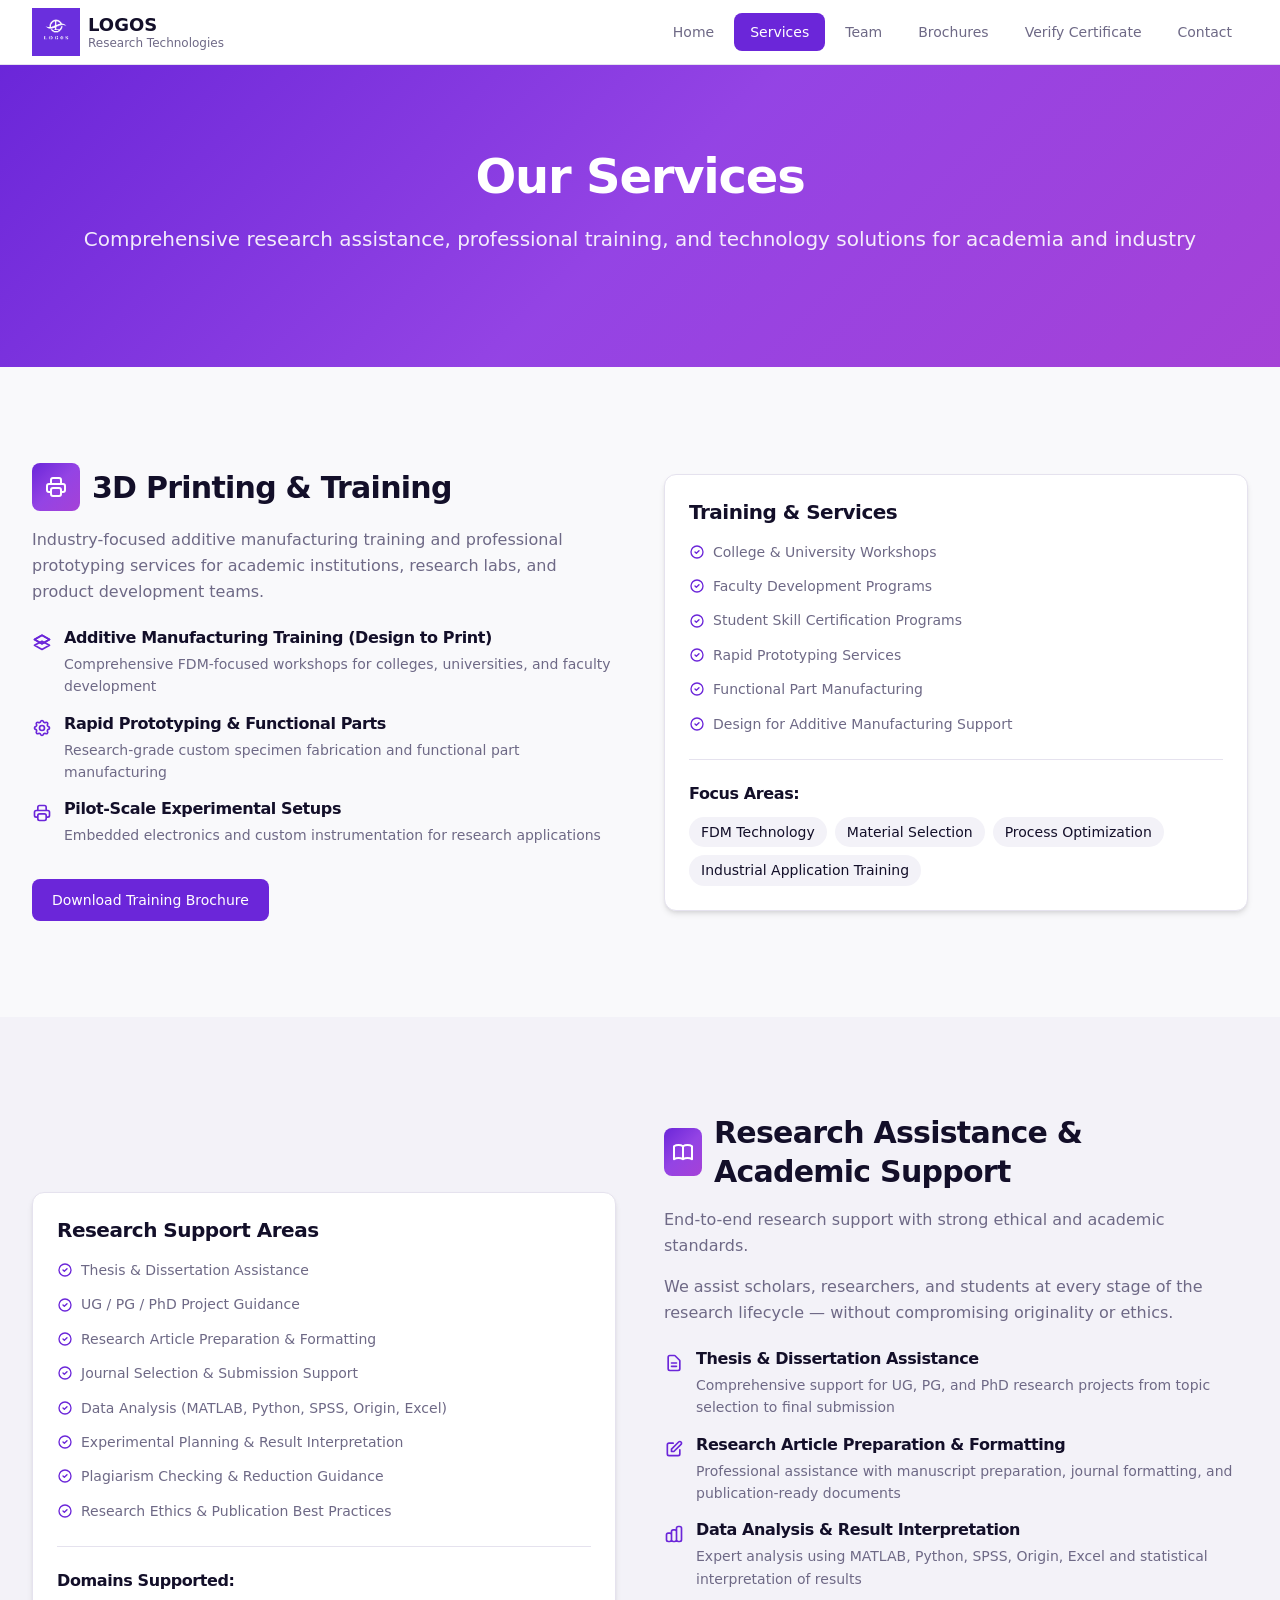
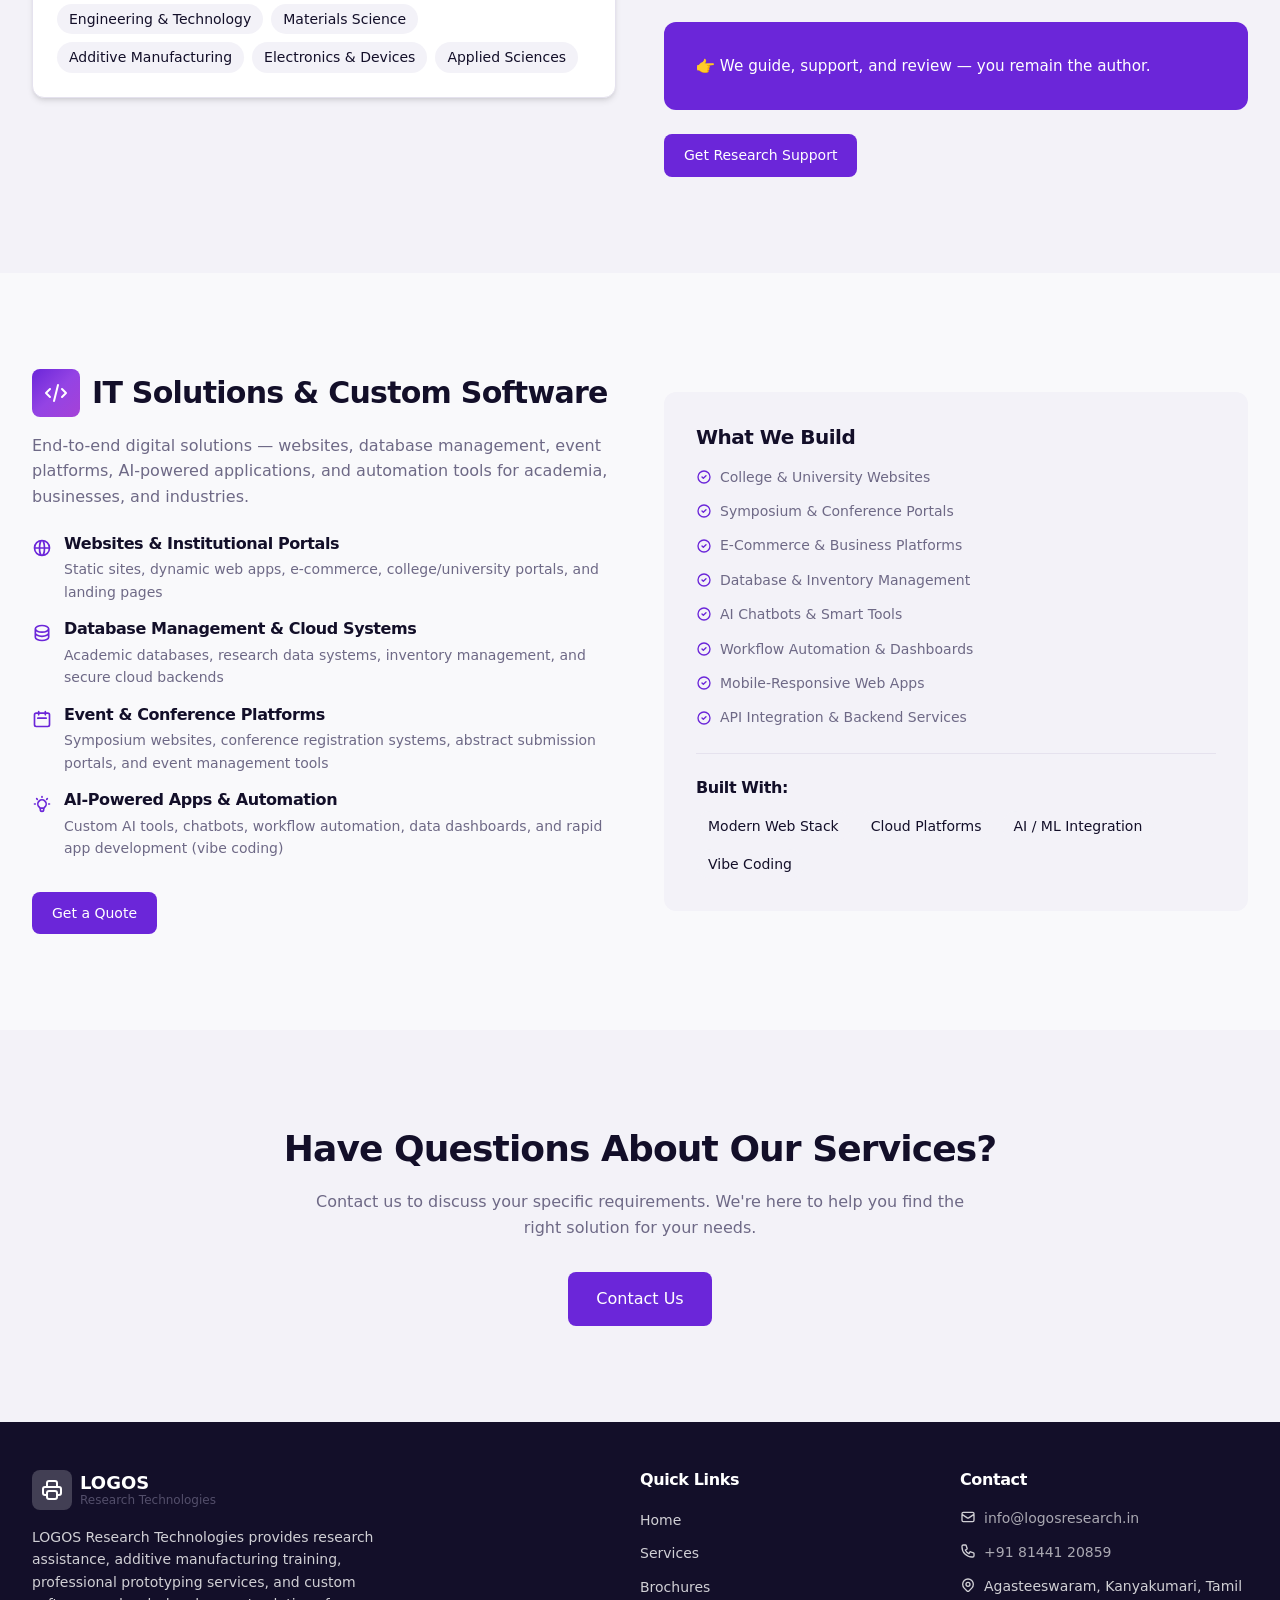
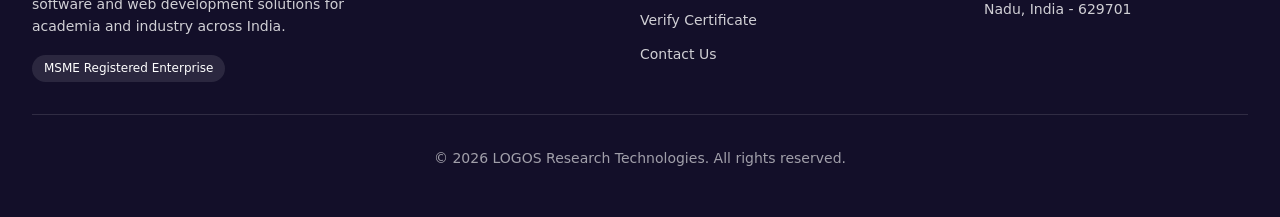
<file: static-site/services.html>
<!DOCTYPE html>
<html lang="en">
<head>
  <meta charset="UTF-8">
  <meta name="viewport" content="width=device-width, initial-scale=1.0">
  <meta name="description" content="Experts in research assistance, academic project support, 3D printing training, additive manufacturing services, and custom software and web development solutions in India.">
  <title>Services - LOGOS Research Technologies</title>
  <link rel="stylesheet" href="css/style.css">
</head>
<body>
  <!-- Header -->
  <header class="header">
    <nav class="section-container">
      <div class="header-content">
        <a href="index.html" class="logo-link">
          <img src="images/logo.png" alt="LOGOS" class="logo-image">
          <div class="logo-text">
            <span class="logo-title">LOGOS</span>
            <span class="logo-subtitle">Research Technologies</span>
          </div>
        </a>

        <div class="nav-desktop">
          <a href="index.html" class="nav-link">Home</a>
          <a href="services.html" class="nav-link active">Services</a>
          <a href="team.html" class="nav-link">Team</a>
          <a href="brochures.html" class="nav-link">Brochures</a>
          <a href="verify.html" class="nav-link">Verify Certificate</a>
          <a href="contact.html" class="nav-link">Contact</a>
        </div>

        <button class="mobile-menu-btn" id="mobile-menu-btn">
          <svg id="menu-icon" class="icon-lg" fill="none" stroke="currentColor" viewBox="0 0 24 24">
            <path stroke-linecap="round" stroke-linejoin="round" stroke-width="2" d="M4 6h16M4 12h16M4 18h16"></path>
          </svg>
          <svg id="close-icon" class="icon-lg" fill="none" stroke="currentColor" viewBox="0 0 24 24" style="display: none;">
            <path stroke-linecap="round" stroke-linejoin="round" stroke-width="2" d="M6 18L18 6M6 6l12 12"></path>
          </svg>
        </button>
      </div>

      <div class="nav-mobile" id="mobile-nav">
        <div class="nav-mobile-links">
          <a href="index.html" class="nav-link">Home</a>
          <a href="services.html" class="nav-link active">Services</a>
          <a href="team.html" class="nav-link">Team</a>
          <a href="brochures.html" class="nav-link">Brochures</a>
          <a href="verify.html" class="nav-link">Verify Certificate</a>
          <a href="contact.html" class="nav-link">Contact</a>
        </div>
      </div>
    </nav>
  </header>

  <main>
    <!-- Hero Section -->
    <section class="page-hero hero-gradient">
      <div class="section-container text-center" style="color: white;">
        <h1 class="page-hero-title">Our Services</h1>
        <p class="hero-description">
          Comprehensive research assistance, professional training, and technology solutions for academia and industry
        </p>
      </div>
    </section>

    <!-- 3D Printing & Training Section (FIRST) -->
    <section id="printing" class="page-section" style="scroll-margin-top: 5rem;">
      <div class="section-container">
        <div class="grid-2">
          <div>
            <div style="display: flex; align-items: center; gap: 0.75rem; margin-bottom: 1rem;">
              <div class="card-icon" style="width: 3rem; height: 3rem; margin-bottom: 0;">
                <svg class="icon-lg" fill="none" stroke="currentColor" viewBox="0 0 24 24">
                  <path stroke-linecap="round" stroke-linejoin="round" stroke-width="2" d="M17 17h2a2 2 0 002-2v-4a2 2 0 00-2-2H5a2 2 0 00-2 2v4a2 2 0 002 2h2m2 4h6a2 2 0 002-2v-4a2 2 0 00-2-2H9a2 2 0 00-2 2v4a2 2 0 002 2zm8-12V5a2 2 0 00-2-2H9a2 2 0 00-2 2v4h10z"></path>
                </svg>
              </div>
              <h2 style="font-size: 1.875rem; font-weight: 700;">3D Printing & Training</h2>
            </div>
            <p style="color: var(--muted-foreground); margin-bottom: 1.5rem;">
              Industry-focused additive manufacturing training and professional prototyping 
              services for academic institutions, research labs, and product development teams.
            </p>
            <div class="feature-list" style="margin-bottom: 2rem;">
              <div class="feature-item">
                <svg class="icon feature-icon" fill="none" stroke="currentColor" viewBox="0 0 24 24">
                  <path stroke-linecap="round" stroke-linejoin="round" stroke-width="2" d="M12 14l9-5-9-5-9 5 9 5z"></path>
                  <path stroke-linecap="round" stroke-linejoin="round" stroke-width="2" d="M12 14l9-5-9-5-9 5 9 5zm0 7l9-5-9-5-9 5 9 5z"></path>
                </svg>
                <div class="feature-content">
                  <h4>Additive Manufacturing Training (Design to Print)</h4>
                  <p>Comprehensive FDM-focused workshops for colleges, universities, and faculty development</p>
                </div>
              </div>
              <div class="feature-item">
                <svg class="icon feature-icon" fill="none" stroke="currentColor" viewBox="0 0 24 24">
                  <path stroke-linecap="round" stroke-linejoin="round" stroke-width="2" d="M10.325 4.317c.426-1.756 2.924-1.756 3.35 0a1.724 1.724 0 002.573 1.066c1.543-.94 3.31.826 2.37 2.37a1.724 1.724 0 001.065 2.572c1.756.426 1.756 2.924 0 3.35a1.724 1.724 0 00-1.066 2.573c.94 1.543-.826 3.31-2.37 2.37a1.724 1.724 0 00-2.572 1.065c-.426 1.756-2.924 1.756-3.35 0a1.724 1.724 0 00-2.573-1.066c-1.543.94-3.31-.826-2.37-2.37a1.724 1.724 0 00-1.065-2.572c-1.756-.426-1.756-2.924 0-3.35a1.724 1.724 0 001.066-2.573c-.94-1.543.826-3.31 2.37-2.37.996.608 2.296.07 2.572-1.065z"></path>
                  <path stroke-linecap="round" stroke-linejoin="round" stroke-width="2" d="M15 12a3 3 0 11-6 0 3 3 0 016 0z"></path>
                </svg>
                <div class="feature-content">
                  <h4>Rapid Prototyping & Functional Parts</h4>
                  <p>Research-grade custom specimen fabrication and functional part manufacturing</p>
                </div>
              </div>
              <div class="feature-item">
                <svg class="icon feature-icon" fill="none" stroke="currentColor" viewBox="0 0 24 24">
                  <path stroke-linecap="round" stroke-linejoin="round" stroke-width="2" d="M17 17h2a2 2 0 002-2v-4a2 2 0 00-2-2H5a2 2 0 00-2 2v4a2 2 0 002 2h2m2 4h6a2 2 0 002-2v-4a2 2 0 00-2-2H9a2 2 0 00-2 2v4a2 2 0 002 2zm8-12V5a2 2 0 00-2-2H9a2 2 0 00-2 2v4h10z"></path>
                </svg>
                <div class="feature-content">
                  <h4>Pilot-Scale Experimental Setups</h4>
                  <p>Embedded electronics and custom instrumentation for research applications</p>
                </div>
              </div>
            </div>
            <a href="brochures.html" class="btn btn-primary">Download Training Brochure</a>
          </div>
          <div class="card">
            <h3 class="info-box-title">Training & Services</h3>
            <ul class="info-list">
              <li class="info-list-item">
                <svg class="icon-sm" fill="none" stroke="currentColor" viewBox="0 0 24 24"><path stroke-linecap="round" stroke-linejoin="round" stroke-width="2" d="M9 12l2 2 4-4m6 2a9 9 0 11-18 0 9 9 0 0118 0z"></path></svg>
                College & University Workshops
              </li>
              <li class="info-list-item">
                <svg class="icon-sm" fill="none" stroke="currentColor" viewBox="0 0 24 24"><path stroke-linecap="round" stroke-linejoin="round" stroke-width="2" d="M9 12l2 2 4-4m6 2a9 9 0 11-18 0 9 9 0 0118 0z"></path></svg>
                Faculty Development Programs
              </li>
              <li class="info-list-item">
                <svg class="icon-sm" fill="none" stroke="currentColor" viewBox="0 0 24 24"><path stroke-linecap="round" stroke-linejoin="round" stroke-width="2" d="M9 12l2 2 4-4m6 2a9 9 0 11-18 0 9 9 0 0118 0z"></path></svg>
                Student Skill Certification Programs
              </li>
              <li class="info-list-item">
                <svg class="icon-sm" fill="none" stroke="currentColor" viewBox="0 0 24 24"><path stroke-linecap="round" stroke-linejoin="round" stroke-width="2" d="M9 12l2 2 4-4m6 2a9 9 0 11-18 0 9 9 0 0118 0z"></path></svg>
                Rapid Prototyping Services
              </li>
              <li class="info-list-item">
                <svg class="icon-sm" fill="none" stroke="currentColor" viewBox="0 0 24 24"><path stroke-linecap="round" stroke-linejoin="round" stroke-width="2" d="M9 12l2 2 4-4m6 2a9 9 0 11-18 0 9 9 0 0118 0z"></path></svg>
                Functional Part Manufacturing
              </li>
              <li class="info-list-item">
                <svg class="icon-sm" fill="none" stroke="currentColor" viewBox="0 0 24 24"><path stroke-linecap="round" stroke-linejoin="round" stroke-width="2" d="M9 12l2 2 4-4m6 2a9 9 0 11-18 0 9 9 0 0118 0z"></path></svg>
                Design for Additive Manufacturing Support
              </li>
            </ul>
            <div style="margin-top: 1.5rem; padding-top: 1.5rem; border-top: 1px solid var(--border);">
              <h4 style="font-weight: 600; margin-bottom: 0.75rem;">Focus Areas:</h4>
              <div style="display: flex; flex-wrap: wrap; gap: 0.5rem;">
                <span style="background: var(--muted); padding: 0.25rem 0.75rem; border-radius: 9999px; font-size: 0.875rem;">FDM Technology</span>
                <span style="background: var(--muted); padding: 0.25rem 0.75rem; border-radius: 9999px; font-size: 0.875rem;">Material Selection</span>
                <span style="background: var(--muted); padding: 0.25rem 0.75rem; border-radius: 9999px; font-size: 0.875rem;">Process Optimization</span>
                <span style="background: var(--muted); padding: 0.25rem 0.75rem; border-radius: 9999px; font-size: 0.875rem;">Industrial Application Training</span>
              </div>
            </div>
          </div>
        </div>
      </div>
    </section>

    <!-- Research Assistance Section (SECOND) -->
    <section id="research" class="page-section bg-muted" style="scroll-margin-top: 5rem;">
      <div class="section-container">
        <div class="grid-2">
          <div class="card" style="order: 1;">
            <h3 class="info-box-title">Research Support Areas</h3>
            <ul class="info-list">
              <li class="info-list-item">
                <svg class="icon-sm" fill="none" stroke="currentColor" viewBox="0 0 24 24"><path stroke-linecap="round" stroke-linejoin="round" stroke-width="2" d="M9 12l2 2 4-4m6 2a9 9 0 11-18 0 9 9 0 0118 0z"></path></svg>
                Thesis & Dissertation Assistance
              </li>
              <li class="info-list-item">
                <svg class="icon-sm" fill="none" stroke="currentColor" viewBox="0 0 24 24"><path stroke-linecap="round" stroke-linejoin="round" stroke-width="2" d="M9 12l2 2 4-4m6 2a9 9 0 11-18 0 9 9 0 0118 0z"></path></svg>
                UG / PG / PhD Project Guidance
              </li>
              <li class="info-list-item">
                <svg class="icon-sm" fill="none" stroke="currentColor" viewBox="0 0 24 24"><path stroke-linecap="round" stroke-linejoin="round" stroke-width="2" d="M9 12l2 2 4-4m6 2a9 9 0 11-18 0 9 9 0 0118 0z"></path></svg>
                Research Article Preparation & Formatting
              </li>
              <li class="info-list-item">
                <svg class="icon-sm" fill="none" stroke="currentColor" viewBox="0 0 24 24"><path stroke-linecap="round" stroke-linejoin="round" stroke-width="2" d="M9 12l2 2 4-4m6 2a9 9 0 11-18 0 9 9 0 0118 0z"></path></svg>
                Journal Selection & Submission Support
              </li>
              <li class="info-list-item">
                <svg class="icon-sm" fill="none" stroke="currentColor" viewBox="0 0 24 24"><path stroke-linecap="round" stroke-linejoin="round" stroke-width="2" d="M9 12l2 2 4-4m6 2a9 9 0 11-18 0 9 9 0 0118 0z"></path></svg>
                Data Analysis (MATLAB, Python, SPSS, Origin, Excel)
              </li>
              <li class="info-list-item">
                <svg class="icon-sm" fill="none" stroke="currentColor" viewBox="0 0 24 24"><path stroke-linecap="round" stroke-linejoin="round" stroke-width="2" d="M9 12l2 2 4-4m6 2a9 9 0 11-18 0 9 9 0 0118 0z"></path></svg>
                Experimental Planning & Result Interpretation
              </li>
              <li class="info-list-item">
                <svg class="icon-sm" fill="none" stroke="currentColor" viewBox="0 0 24 24"><path stroke-linecap="round" stroke-linejoin="round" stroke-width="2" d="M9 12l2 2 4-4m6 2a9 9 0 11-18 0 9 9 0 0118 0z"></path></svg>
                Plagiarism Checking & Reduction Guidance
              </li>
              <li class="info-list-item">
                <svg class="icon-sm" fill="none" stroke="currentColor" viewBox="0 0 24 24"><path stroke-linecap="round" stroke-linejoin="round" stroke-width="2" d="M9 12l2 2 4-4m6 2a9 9 0 11-18 0 9 9 0 0118 0z"></path></svg>
                Research Ethics & Publication Best Practices
              </li>
            </ul>
            <div style="margin-top: 1.5rem; padding-top: 1.5rem; border-top: 1px solid var(--border);">
              <h4 style="font-weight: 600; margin-bottom: 0.75rem;">Domains Supported:</h4>
              <div style="display: flex; flex-wrap: wrap; gap: 0.5rem;">
                <span style="background: var(--muted); padding: 0.25rem 0.75rem; border-radius: 9999px; font-size: 0.875rem;">Engineering & Technology</span>
                <span style="background: var(--muted); padding: 0.25rem 0.75rem; border-radius: 9999px; font-size: 0.875rem;">Materials Science</span>
                <span style="background: var(--muted); padding: 0.25rem 0.75rem; border-radius: 9999px; font-size: 0.875rem;">Additive Manufacturing</span>
                <span style="background: var(--muted); padding: 0.25rem 0.75rem; border-radius: 9999px; font-size: 0.875rem;">Electronics & Devices</span>
                <span style="background: var(--muted); padding: 0.25rem 0.75rem; border-radius: 9999px; font-size: 0.875rem;">Applied Sciences</span>
              </div>
            </div>
          </div>
          <div style="order: 2;">
            <div style="display: flex; align-items: center; gap: 0.75rem; margin-bottom: 1rem;">
              <div class="card-icon" style="width: 3rem; height: 3rem; margin-bottom: 0;">
                <svg class="icon-lg" fill="none" stroke="currentColor" viewBox="0 0 24 24">
                  <path stroke-linecap="round" stroke-linejoin="round" stroke-width="2" d="M12 6.253v13m0-13C10.832 5.477 9.246 5 7.5 5S4.168 5.477 3 6.253v13C4.168 18.477 5.754 18 7.5 18s3.332.477 4.5 1.253m0-13C13.168 5.477 14.754 5 16.5 5c1.747 0 3.332.477 4.5 1.253v13C19.832 18.477 18.247 18 16.5 18c-1.746 0-3.332.477-4.5 1.253"></path>
                </svg>
              </div>
              <h2 style="font-size: 1.875rem; font-weight: 700;">Research Assistance & Academic Support</h2>
            </div>
            <p style="color: var(--muted-foreground); margin-bottom: 1rem;">
              End-to-end research support with strong ethical and academic standards.
            </p>
            <p style="color: var(--muted-foreground); margin-bottom: 1.5rem;">
              We assist scholars, researchers, and students at every stage of the research 
              lifecycle — without compromising originality or ethics.
            </p>
            <div class="feature-list" style="margin-bottom: 2rem;">
              <div class="feature-item">
                <svg class="icon feature-icon" fill="none" stroke="currentColor" viewBox="0 0 24 24">
                  <path stroke-linecap="round" stroke-linejoin="round" stroke-width="2" d="M9 12h6m-6 4h6m2 5H7a2 2 0 01-2-2V5a2 2 0 012-2h5.586a1 1 0 01.707.293l5.414 5.414a1 1 0 01.293.707V19a2 2 0 01-2 2z"></path>
                </svg>
                <div class="feature-content">
                  <h4>Thesis & Dissertation Assistance</h4>
                  <p>Comprehensive support for UG, PG, and PhD research projects from topic selection to final submission</p>
                </div>
              </div>
              <div class="feature-item">
                <svg class="icon feature-icon" fill="none" stroke="currentColor" viewBox="0 0 24 24">
                  <path stroke-linecap="round" stroke-linejoin="round" stroke-width="2" d="M11 5H6a2 2 0 00-2 2v11a2 2 0 002 2h11a2 2 0 002-2v-5m-1.414-9.414a2 2 0 112.828 2.828L11.828 15H9v-2.828l8.586-8.586z"></path>
                </svg>
                <div class="feature-content">
                  <h4>Research Article Preparation & Formatting</h4>
                  <p>Professional assistance with manuscript preparation, journal formatting, and publication-ready documents</p>
                </div>
              </div>
              <div class="feature-item">
                <svg class="icon feature-icon" fill="none" stroke="currentColor" viewBox="0 0 24 24">
                  <path stroke-linecap="round" stroke-linejoin="round" stroke-width="2" d="M9 19v-6a2 2 0 00-2-2H5a2 2 0 00-2 2v6a2 2 0 002 2h2a2 2 0 002-2zm0 0V9a2 2 0 012-2h2a2 2 0 012 2v10m-6 0a2 2 0 002 2h2a2 2 0 002-2m0 0V5a2 2 0 012-2h2a2 2 0 012 2v14a2 2 0 01-2 2h-2a2 2 0 01-2-2z"></path>
                </svg>
                <div class="feature-content">
                  <h4>Data Analysis & Result Interpretation</h4>
                  <p>Expert analysis using MATLAB, Python, SPSS, Origin, Excel and statistical interpretation of results</p>
                </div>
              </div>
            </div>
            <div class="info-box" style="margin-bottom: 1.5rem; background: var(--primary); color: white; border: none;">
              <p style="font-size: 0.95rem; font-weight: 500;">
                👉 We guide, support, and review — you remain the author.
              </p>
            </div>
            <a href="contact.html" class="btn btn-primary">Get Research Support</a>
          </div>
        </div>
      </div>
    </section>

    <!-- Web Development Section -->
    <section id="software" class="page-section" style="scroll-margin-top: 5rem;">
      <div class="section-container">
        <div class="grid-2">
          <div>
            <div style="display: flex; align-items: center; gap: 0.75rem; margin-bottom: 1rem;">
              <div class="card-icon" style="width: 3rem; height: 3rem; margin-bottom: 0;">
                <svg class="icon-lg" fill="none" stroke="currentColor" viewBox="0 0 24 24">
                  <path stroke-linecap="round" stroke-linejoin="round" stroke-width="2" d="M10 20l4-16m4 4l4 4-4 4M6 16l-4-4 4-4"></path>
                </svg>
              </div>
              <h2 style="font-size: 1.875rem; font-weight: 700;">IT Solutions & Custom Software</h2>
            </div>
            <p style="color: var(--muted-foreground); margin-bottom: 1.5rem;">
              End-to-end digital solutions — websites, database management, event platforms, 
              AI-powered applications, and automation tools for academia, businesses, and industries.
            </p>
            <div class="feature-list" style="margin-bottom: 2rem;">
              <div class="feature-item">
                <svg class="icon feature-icon" fill="none" stroke="currentColor" viewBox="0 0 24 24">
                  <path stroke-linecap="round" stroke-linejoin="round" stroke-width="2" d="M21 12a9 9 0 01-9 9m9-9a9 9 0 00-9-9m9 9H3m9 9a9 9 0 01-9-9m9 9c1.657 0 3-4.03 3-9s-1.343-9-3-9m0 18c-1.657 0-3-4.03-3-9s1.343-9 3-9m-9 9a9 9 0 019-9"></path>
                </svg>
                <div class="feature-content">
                  <h4>Websites & Institutional Portals</h4>
                  <p>Static sites, dynamic web apps, e-commerce, college/university portals, and landing pages</p>
                </div>
              </div>
              <div class="feature-item">
                <svg class="icon feature-icon" fill="none" stroke="currentColor" viewBox="0 0 24 24">
                  <path stroke-linecap="round" stroke-linejoin="round" stroke-width="2" d="M4 7v10c0 2.21 3.582 4 8 4s8-1.79 8-4V7M4 7c0 2.21 3.582 4 8 4s8-1.79 8-4M4 7c0-2.21 3.582-4 8-4s8 1.79 8 4m0 5c0 2.21-3.582 4-8 4s-8-1.79-8-4"></path>
                </svg>
                <div class="feature-content">
                  <h4>Database Management & Cloud Systems</h4>
                  <p>Academic databases, research data systems, inventory management, and secure cloud backends</p>
                </div>
              </div>
              <div class="feature-item">
                <svg class="icon feature-icon" fill="none" stroke="currentColor" viewBox="0 0 24 24">
                  <path stroke-linecap="round" stroke-linejoin="round" stroke-width="2" d="M8 7V3m8 4V3m-9 8h10M5 21h14a2 2 0 002-2V7a2 2 0 00-2-2H5a2 2 0 00-2 2v12a2 2 0 002 2z"></path>
                </svg>
                <div class="feature-content">
                  <h4>Event & Conference Platforms</h4>
                  <p>Symposium websites, conference registration systems, abstract submission portals, and event management tools</p>
                </div>
              </div>
              <div class="feature-item">
                <svg class="icon feature-icon" fill="none" stroke="currentColor" viewBox="0 0 24 24">
                  <path stroke-linecap="round" stroke-linejoin="round" stroke-width="2" d="M9.663 17h4.673M12 3v1m6.364 1.636l-.707.707M21 12h-1M4 12H3m3.343-5.657l-.707-.707m2.828 9.9a5 5 0 117.072 0l-.548.547A3.374 3.374 0 0014 18.469V19a2 2 0 11-4 0v-.531c0-.895-.356-1.754-.988-2.386l-.548-.547z"></path>
                </svg>
                <div class="feature-content">
                  <h4>AI-Powered Apps & Automation</h4>
                  <p>Custom AI tools, chatbots, workflow automation, data dashboards, and rapid app development (vibe coding)</p>
                </div>
              </div>
            </div>
            <a href="contact.html" class="btn btn-primary">Get a Quote</a>
          </div>
          <div class="info-box">
            <h3 class="info-box-title">What We Build</h3>
            <ul class="info-list">
              <li class="info-list-item">
                <svg class="icon-sm" fill="none" stroke="currentColor" viewBox="0 0 24 24"><path stroke-linecap="round" stroke-linejoin="round" stroke-width="2" d="M9 12l2 2 4-4m6 2a9 9 0 11-18 0 9 9 0 0118 0z"></path></svg>
                College &amp; University Websites
              </li>
              <li class="info-list-item">
                <svg class="icon-sm" fill="none" stroke="currentColor" viewBox="0 0 24 24"><path stroke-linecap="round" stroke-linejoin="round" stroke-width="2" d="M9 12l2 2 4-4m6 2a9 9 0 11-18 0 9 9 0 0118 0z"></path></svg>
                Symposium &amp; Conference Portals
              </li>
              <li class="info-list-item">
                <svg class="icon-sm" fill="none" stroke="currentColor" viewBox="0 0 24 24"><path stroke-linecap="round" stroke-linejoin="round" stroke-width="2" d="M9 12l2 2 4-4m6 2a9 9 0 11-18 0 9 9 0 0118 0z"></path></svg>
                E-Commerce &amp; Business Platforms
              </li>
              <li class="info-list-item">
                <svg class="icon-sm" fill="none" stroke="currentColor" viewBox="0 0 24 24"><path stroke-linecap="round" stroke-linejoin="round" stroke-width="2" d="M9 12l2 2 4-4m6 2a9 9 0 11-18 0 9 9 0 0118 0z"></path></svg>
                Database &amp; Inventory Management
              </li>
              <li class="info-list-item">
                <svg class="icon-sm" fill="none" stroke="currentColor" viewBox="0 0 24 24"><path stroke-linecap="round" stroke-linejoin="round" stroke-width="2" d="M9 12l2 2 4-4m6 2a9 9 0 11-18 0 9 9 0 0118 0z"></path></svg>
                AI Chatbots &amp; Smart Tools
              </li>
              <li class="info-list-item">
                <svg class="icon-sm" fill="none" stroke="currentColor" viewBox="0 0 24 24"><path stroke-linecap="round" stroke-linejoin="round" stroke-width="2" d="M9 12l2 2 4-4m6 2a9 9 0 11-18 0 9 9 0 0118 0z"></path></svg>
                Workflow Automation &amp; Dashboards
              </li>
              <li class="info-list-item">
                <svg class="icon-sm" fill="none" stroke="currentColor" viewBox="0 0 24 24"><path stroke-linecap="round" stroke-linejoin="round" stroke-width="2" d="M9 12l2 2 4-4m6 2a9 9 0 11-18 0 9 9 0 0118 0z"></path></svg>
                Mobile-Responsive Web Apps
              </li>
              <li class="info-list-item">
                <svg class="icon-sm" fill="none" stroke="currentColor" viewBox="0 0 24 24"><path stroke-linecap="round" stroke-linejoin="round" stroke-width="2" d="M9 12l2 2 4-4m6 2a9 9 0 11-18 0 9 9 0 0118 0z"></path></svg>
                API Integration &amp; Backend Services
              </li>
            </ul>
            <div style="margin-top: 1.5rem; padding-top: 1.5rem; border-top: 1px solid var(--border);">
              <h4 style="font-weight: 600; margin-bottom: 0.75rem;">Built With:</h4>
              <div style="display: flex; flex-wrap: wrap; gap: 0.5rem;">
                <span style="background: var(--muted); padding: 0.25rem 0.75rem; border-radius: 9999px; font-size: 0.875rem;">Modern Web Stack</span>
                <span style="background: var(--muted); padding: 0.25rem 0.75rem; border-radius: 9999px; font-size: 0.875rem;">Cloud Platforms</span>
                <span style="background: var(--muted); padding: 0.25rem 0.75rem; border-radius: 9999px; font-size: 0.875rem;">AI / ML Integration</span>
                <span style="background: var(--muted); padding: 0.25rem 0.75rem; border-radius: 9999px; font-size: 0.875rem;">Vibe Coding</span>
              </div>
            </div>
          </div>
        </div>
      </div>
    </section>

    <!-- CTA Section -->
    <section class="page-section bg-muted">
      <div class="section-container text-center">
        <h2 class="section-title">Have Questions About Our Services?</h2>
        <p class="section-description" style="margin-bottom: 2rem;">
          Contact us to discuss your specific requirements. We're here to help you 
          find the right solution for your needs.
        </p>
        <a href="contact.html" class="btn btn-primary btn-lg">Contact Us</a>
      </div>
    </section>
  </main>

  <!-- Footer -->
  <footer class="footer">
    <div class="section-container">
      <div class="footer-grid">
        <div>
          <div class="footer-logo">
            <div class="footer-logo-icon">
              <svg class="icon-lg" fill="none" stroke="currentColor" viewBox="0 0 24 24">
                <path stroke-linecap="round" stroke-linejoin="round" stroke-width="2" d="M17 17h2a2 2 0 002-2v-4a2 2 0 00-2-2H5a2 2 0 00-2 2v4a2 2 0 002 2h2m2 4h6a2 2 0 002-2v-4a2 2 0 00-2-2H9a2 2 0 00-2 2v4a2 2 0 002 2zm8-12V5a2 2 0 00-2-2H9a2 2 0 00-2 2v4h10z"></path>
              </svg>
            </div>
            <div class="logo-text">
              <span class="logo-title" style="color: white;">LOGOS</span>
              <span class="logo-subtitle" style="opacity: 0.7;">Research Technologies</span>
            </div>
          </div>
          <p class="footer-description">
            LOGOS Research Technologies provides research assistance, additive manufacturing 
            training, professional prototyping services, and custom software and web 
            development solutions for academia and industry across India.
          </p>
          <span class="footer-badge">MSME Registered Enterprise</span>
        </div>

        <div>
          <h4 class="footer-title">Quick Links</h4>
          <ul class="footer-links">
            <li><a href="index.html" class="footer-link">Home</a></li>
            <li><a href="services.html" class="footer-link">Services</a></li>
            <li><a href="brochures.html" class="footer-link">Brochures</a></li>
            <li><a href="verify.html" class="footer-link">Verify Certificate</a></li>
            <li><a href="contact.html" class="footer-link">Contact Us</a></li>
          </ul>
        </div>

        <div>
          <h4 class="footer-title">Contact</h4>
          <div class="footer-contact-item">
            <svg class="icon-sm" fill="none" stroke="currentColor" viewBox="0 0 24 24">
              <path stroke-linecap="round" stroke-linejoin="round" stroke-width="2" d="M3 8l7.89 5.26a2 2 0 002.22 0L21 8M5 19h14a2 2 0 002-2V7a2 2 0 00-2-2H5a2 2 0 00-2 2v10a2 2 0 002 2z"></path>
            </svg>
            <a href="mailto:info@logosresearch.in" class="footer-link">info@logosresearch.in</a>
          </div>
          <div class="footer-contact-item">
            <svg class="icon-sm" fill="none" stroke="currentColor" viewBox="0 0 24 24">
              <path stroke-linecap="round" stroke-linejoin="round" stroke-width="2" d="M3 5a2 2 0 012-2h3.28a1 1 0 01.948.684l1.498 4.493a1 1 0 01-.502 1.21l-2.257 1.13a11.042 11.042 0 005.516 5.516l1.13-2.257a1 1 0 011.21-.502l4.493 1.498a1 1 0 01.684.949V19a2 2 0 01-2 2h-1C9.716 21 3 14.284 3 6V5z"></path>
            </svg>
            <a href="tel:+918144120859" class="footer-link">+91 81441 20859</a>
          </div>
          <div class="footer-contact-item">
            <svg class="icon-sm" fill="none" stroke="currentColor" viewBox="0 0 24 24">
              <path stroke-linecap="round" stroke-linejoin="round" stroke-width="2" d="M17.657 16.657L13.414 20.9a1.998 1.998 0 01-2.827 0l-4.244-4.243a8 8 0 1111.314 0z"></path>
              <path stroke-linecap="round" stroke-linejoin="round" stroke-width="2" d="M15 11a3 3 0 11-6 0 3 3 0 016 0z"></path>
            </svg>
            <span>Agasteeswaram, Kanyakumari, Tamil Nadu, India - 629701</span>
          </div>
        </div>
      </div>

      <div class="footer-bottom">
        <p>&copy; 2026 LOGOS Research Technologies. All rights reserved.</p>
      </div>
    </div>
  </footer>

  <div id="toast-container" class="toast-container"></div>
  <script src="js/main.js"></script>
</body>
</html>
</file>
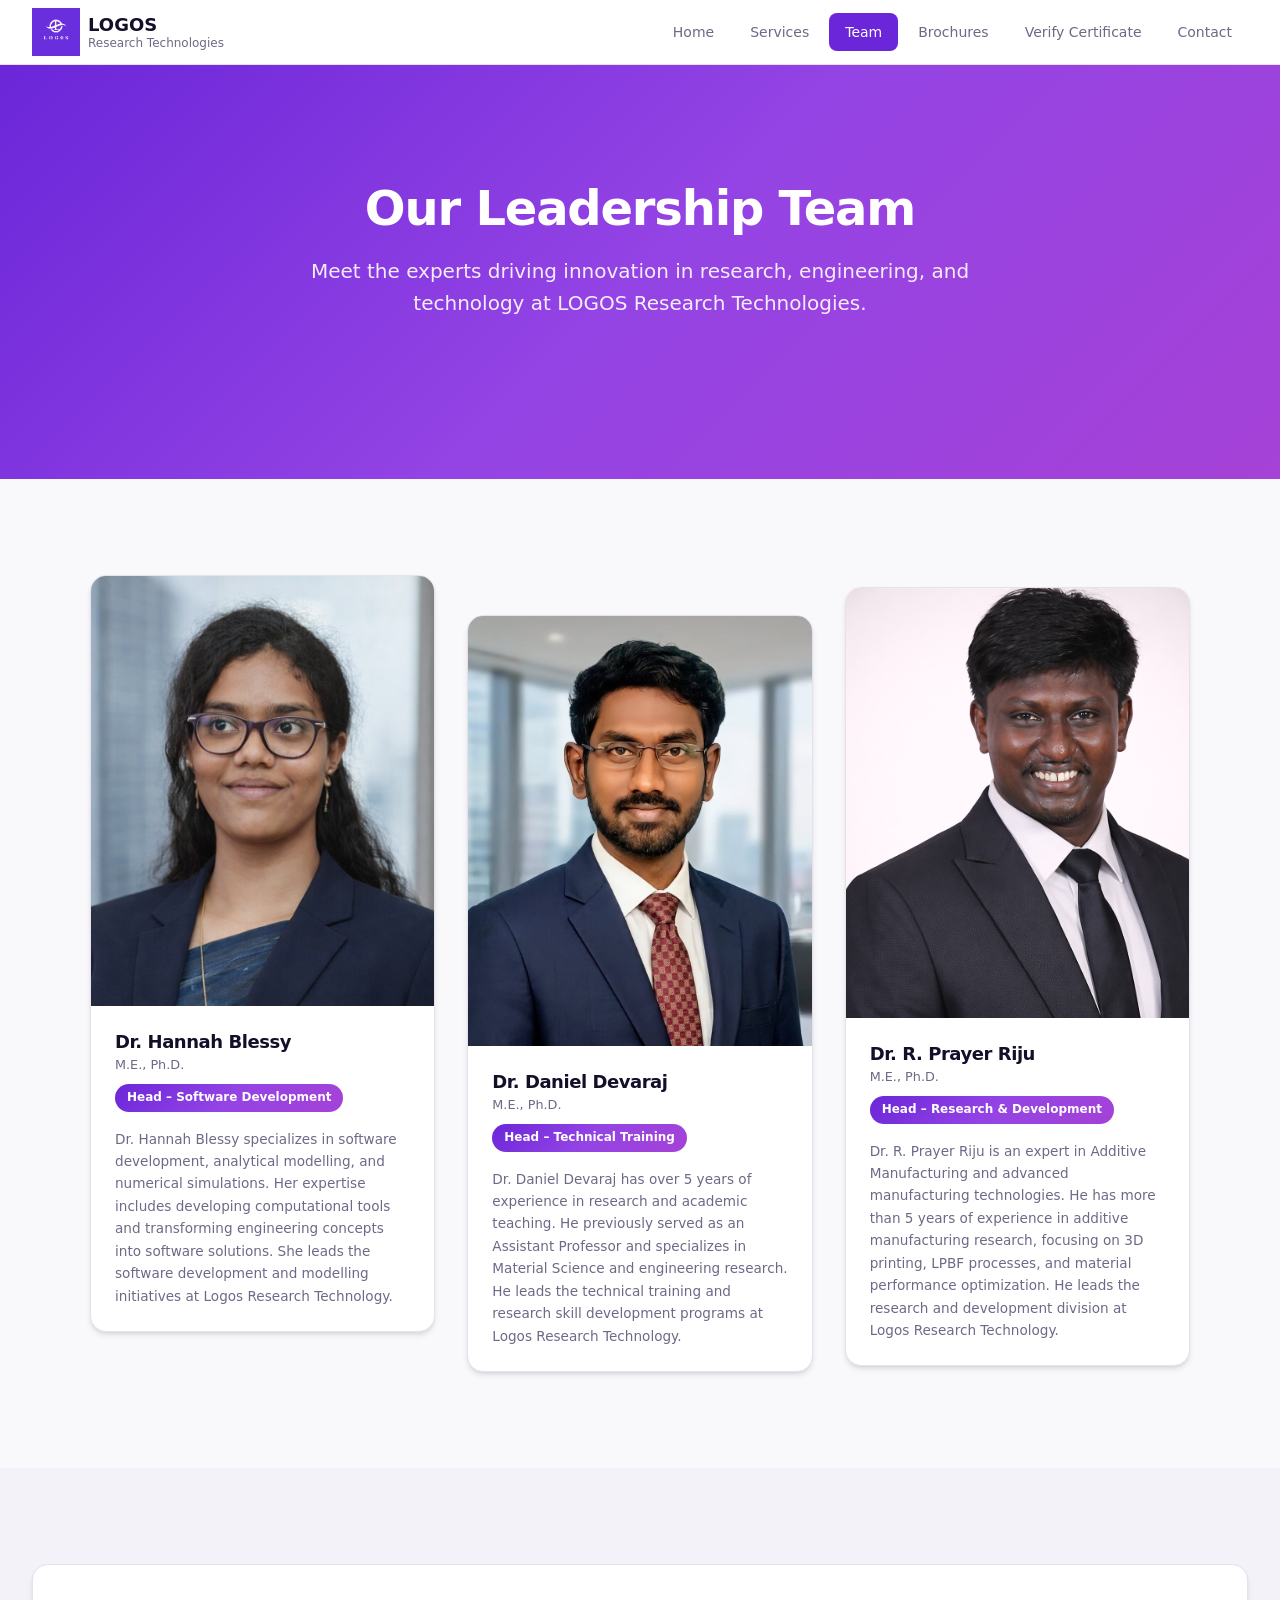
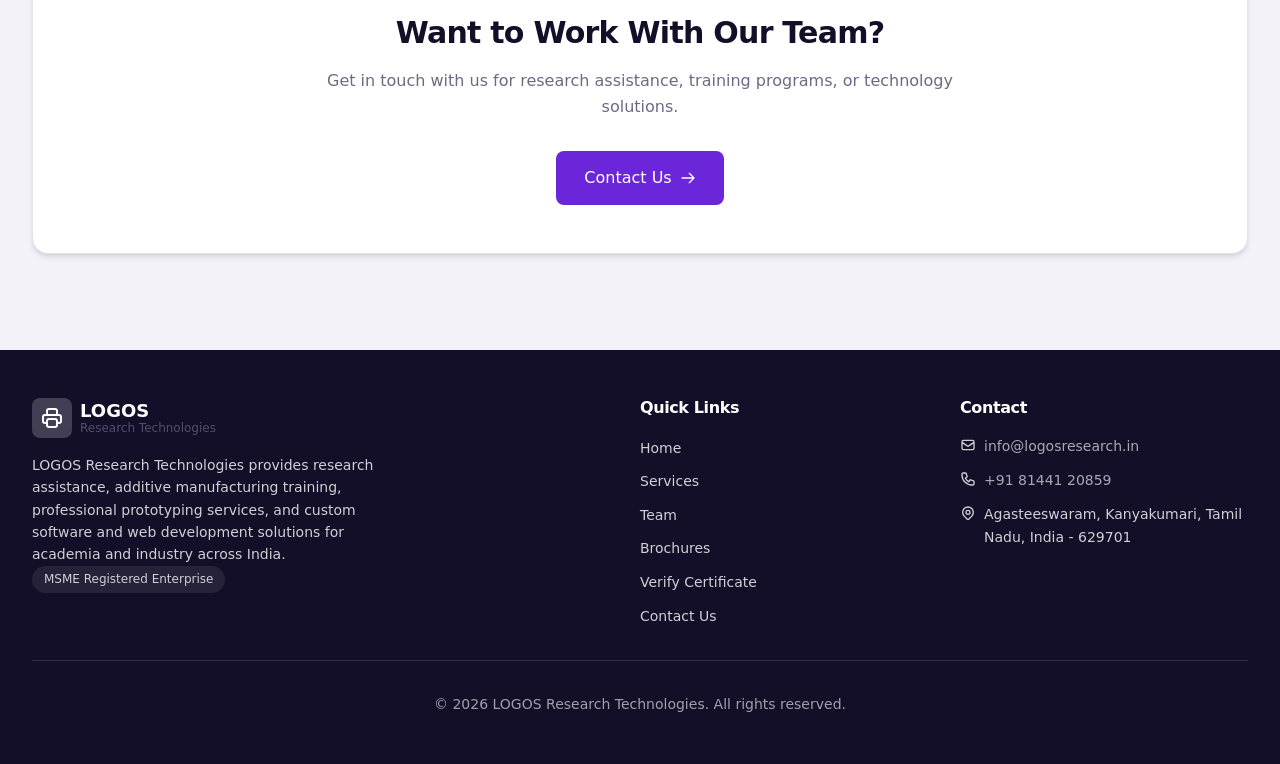
<file: static-site/team.html>
<!DOCTYPE html>
<html lang="en">
<head>
  <meta charset="UTF-8">
  <meta name="viewport" content="width=device-width, initial-scale=1.0">
  <meta name="description" content="Meet the leadership team at LOGOS Research Technologies — experts in research, additive manufacturing, and software development.">
  <title>Our Team - LOGOS Research Technologies</title>
  <link rel="stylesheet" href="css/style.css">
</head>
<body>
  <!-- Header -->
  <header class="header">
    <nav class="section-container">
      <div class="header-content">
        <a href="index.html" class="logo-link">
          <img src="images/logo.png" alt="LOGOS" class="logo-image">
          <div class="logo-text">
            <span class="logo-title">LOGOS</span>
            <span class="logo-subtitle">Research Technologies</span>
          </div>
        </a>

        <div class="nav-desktop">
          <a href="index.html" class="nav-link">Home</a>
          <a href="services.html" class="nav-link">Services</a>
          <a href="team.html" class="nav-link active">Team</a>
          <a href="brochures.html" class="nav-link">Brochures</a>
          <a href="verify.html" class="nav-link">Verify Certificate</a>
          <a href="contact.html" class="nav-link">Contact</a>
        </div>

        <button class="mobile-menu-btn" id="mobile-menu-btn">
          <svg id="menu-icon" class="icon-lg" fill="none" stroke="currentColor" viewBox="0 0 24 24">
            <path stroke-linecap="round" stroke-linejoin="round" stroke-width="2" d="M4 6h16M4 12h16M4 18h16"></path>
          </svg>
          <svg id="close-icon" class="icon-lg" fill="none" stroke="currentColor" viewBox="0 0 24 24" style="display: none;">
            <path stroke-linecap="round" stroke-linejoin="round" stroke-width="2" d="M6 18L18 6M6 6l12 12"></path>
          </svg>
        </button>
      </div>

      <div class="nav-mobile" id="mobile-nav">
        <div class="nav-mobile-links">
          <a href="index.html" class="nav-link">Home</a>
          <a href="services.html" class="nav-link">Services</a>
          <a href="team.html" class="nav-link active">Team</a>
          <a href="brochures.html" class="nav-link">Brochures</a>
          <a href="verify.html" class="nav-link">Verify Certificate</a>
          <a href="contact.html" class="nav-link">Contact</a>
        </div>
      </div>
    </nav>
  </header>

  <main>
    <!-- Page Hero -->
    <section class="hero hero-gradient">
      <div class="section-container">
        <div class="hero-content">
          <h1 class="page-hero-title">Our Leadership Team</h1>
          <p class="hero-description">
            Meet the experts driving innovation in research, engineering, and technology at LOGOS Research Technologies.
          </p>
        </div>
      </div>
    </section>

    <!-- Team Section -->
    <section class="page-section">
      <div class="section-container">
        <div class="team-grid">
          <!-- Dr. Hannah Blessy -->
          <div class="team-card">
            <div class="team-photo-wrapper">
              <img src="images/dr-hannah.png" alt="Dr. Hannah Blessy" class="team-photo">
            </div>
            <div class="team-info">
              <h3 class="team-name">Dr. Hannah Blessy</h3>
              <p class="team-qualification">M.E., Ph.D.</p>
              <span class="team-role">Head – Software Development</span>
              <p class="team-description">
                Dr. Hannah Blessy specializes in software development, analytical modelling, and numerical simulations.
                Her expertise includes developing computational tools and transforming engineering concepts into software solutions.
                She leads the software development and modelling initiatives at Logos Research Technology.
              </p>
            </div>
          </div>

          <!-- Dr. Daniel Devaraj -->
          <div class="team-card">
            <div class="team-photo-wrapper">
              <img src="images/dr-daniel.jpeg" alt="Dr. Daniel Devaraj" class="team-photo">
            </div>
            <div class="team-info">
              <h3 class="team-name">Dr. Daniel Devaraj</h3>
              <p class="team-qualification">M.E., Ph.D.</p>
              <span class="team-role">Head – Technical Training</span>
              <p class="team-description">
                Dr. Daniel Devaraj has over 5 years of experience in research and academic teaching.
                He previously served as an Assistant Professor and specializes in Material Science and engineering research.
                He leads the technical training and research skill development programs at Logos Research Technology.
              </p>
            </div>
          </div>

          <!-- Dr. R. Prayer Riju -->
          <div class="team-card">
            <div class="team-photo-wrapper">
              <img src="images/dr-riju.png" alt="Dr. R. Prayer Riju" class="team-photo">
            </div>
            <div class="team-info">
              <h3 class="team-name">Dr. R. Prayer Riju</h3>
              <p class="team-qualification">M.E., Ph.D.</p>
              <span class="team-role">Head – Research & Development</span>
              <p class="team-description">
                Dr. R. Prayer Riju is an expert in Additive Manufacturing and advanced manufacturing technologies.
                He has more than 5 years of experience in additive manufacturing research, focusing on 3D printing, LPBF processes, and material performance optimization.
                He leads the research and development division at Logos Research Technology.
              </p>
            </div>
          </div>
        </div>
      </div>
    </section>

    <!-- CTA Section -->
    <section class="page-section bg-muted">
      <div class="section-container">
        <div class="cta-card">
          <h2 class="cta-title">Want to Work With Our Team?</h2>
          <p class="cta-description">
            Get in touch with us for research assistance, training programs, or technology solutions.
          </p>
          <div class="cta-buttons">
            <a href="contact.html" class="btn btn-primary btn-lg">
              Contact Us
              <svg class="icon-sm" fill="none" stroke="currentColor" viewBox="0 0 24 24">
                <path stroke-linecap="round" stroke-linejoin="round" stroke-width="2" d="M14 5l7 7m0 0l-7 7m7-7H3"></path>
              </svg>
            </a>
          </div>
        </div>
      </div>
    </section>
  </main>

  <!-- Footer -->
  <footer class="footer">
    <div class="section-container">
      <div class="footer-grid">
        <div>
          <div class="footer-logo">
            <div class="footer-logo-icon">
              <svg class="icon-lg" fill="none" stroke="currentColor" viewBox="0 0 24 24">
                <path stroke-linecap="round" stroke-linejoin="round" stroke-width="2" d="M17 17h2a2 2 0 002-2v-4a2 2 0 00-2-2H5a2 2 0 00-2 2v4a2 2 0 002 2h2m2 4h6a2 2 0 002-2v-4a2 2 0 00-2-2H9a2 2 0 00-2 2v4a2 2 0 002 2zm8-12V5a2 2 0 00-2-2H9a2 2 0 00-2 2v4h10z"></path>
              </svg>
            </div>
            <div class="logo-text">
              <span class="logo-title" style="color: white;">LOGOS</span>
              <span class="logo-subtitle" style="opacity: 0.7;">Research Technologies</span>
            </div>
          </div>
          <p class="footer-description">
            LOGOS Research Technologies provides research assistance, additive manufacturing 
            training, professional prototyping services, and custom software and web 
            development solutions for academia and industry across India.
          <span class="footer-badge">MSME Registered Enterprise</span>
        </div>

        <div>
          <h4 class="footer-title">Quick Links</h4>
          <ul class="footer-links">
            <li><a href="index.html" class="footer-link">Home</a></li>
            <li><a href="services.html" class="footer-link">Services</a></li>
            <li><a href="team.html" class="footer-link">Team</a></li>
            <li><a href="brochures.html" class="footer-link">Brochures</a></li>
            <li><a href="verify.html" class="footer-link">Verify Certificate</a></li>
            <li><a href="contact.html" class="footer-link">Contact Us</a></li>
          </ul>
        </div>

        <div>
          <h4 class="footer-title">Contact</h4>
          <div class="footer-contact-item">
            <svg class="icon-sm" fill="none" stroke="currentColor" viewBox="0 0 24 24">
              <path stroke-linecap="round" stroke-linejoin="round" stroke-width="2" d="M3 8l7.89 5.26a2 2 0 002.22 0L21 8M5 19h14a2 2 0 002-2V7a2 2 0 00-2-2H5a2 2 0 00-2 2v10a2 2 0 002 2z"></path>
            </svg>
            <a href="mailto:info@logosresearch.in" class="footer-link">info@logosresearch.in</a>
          </div>
          <div class="footer-contact-item">
            <svg class="icon-sm" fill="none" stroke="currentColor" viewBox="0 0 24 24">
              <path stroke-linecap="round" stroke-linejoin="round" stroke-width="2" d="M3 5a2 2 0 012-2h3.28a1 1 0 01.948.684l1.498 4.493a1 1 0 01-.502 1.21l-2.257 1.13a11.042 11.042 0 005.516 5.516l1.13-2.257a1 1 0 011.21-.502l4.493 1.498a1 1 0 01.684.949V19a2 2 0 01-2 2h-1C9.716 21 3 14.284 3 6V5z"></path>
            </svg>
            <a href="tel:+918144120859" class="footer-link">+91 81441 20859</a>
          </div>
          <div class="footer-contact-item">
            <svg class="icon-sm" fill="none" stroke="currentColor" viewBox="0 0 24 24">
              <path stroke-linecap="round" stroke-linejoin="round" stroke-width="2" d="M17.657 16.657L13.414 20.9a1.998 1.998 0 01-2.827 0l-4.244-4.243a8 8 0 1111.314 0z"></path>
              <path stroke-linecap="round" stroke-linejoin="round" stroke-width="2" d="M15 11a3 3 0 11-6 0 3 3 0 016 0z"></path>
            </svg>
            <span>Agasteeswaram, Kanyakumari, Tamil Nadu, India - 629701</span>
          </div>
        </div>
      </div>

      <div class="footer-bottom">
        <p>&copy; 2026 LOGOS Research Technologies. All rights reserved.</p>
      </div>
    </div>
  </footer>

  <div id="toast-container" class="toast-container"></div>
  <script src="js/main.js"></script>
</body>
</html>
</file>
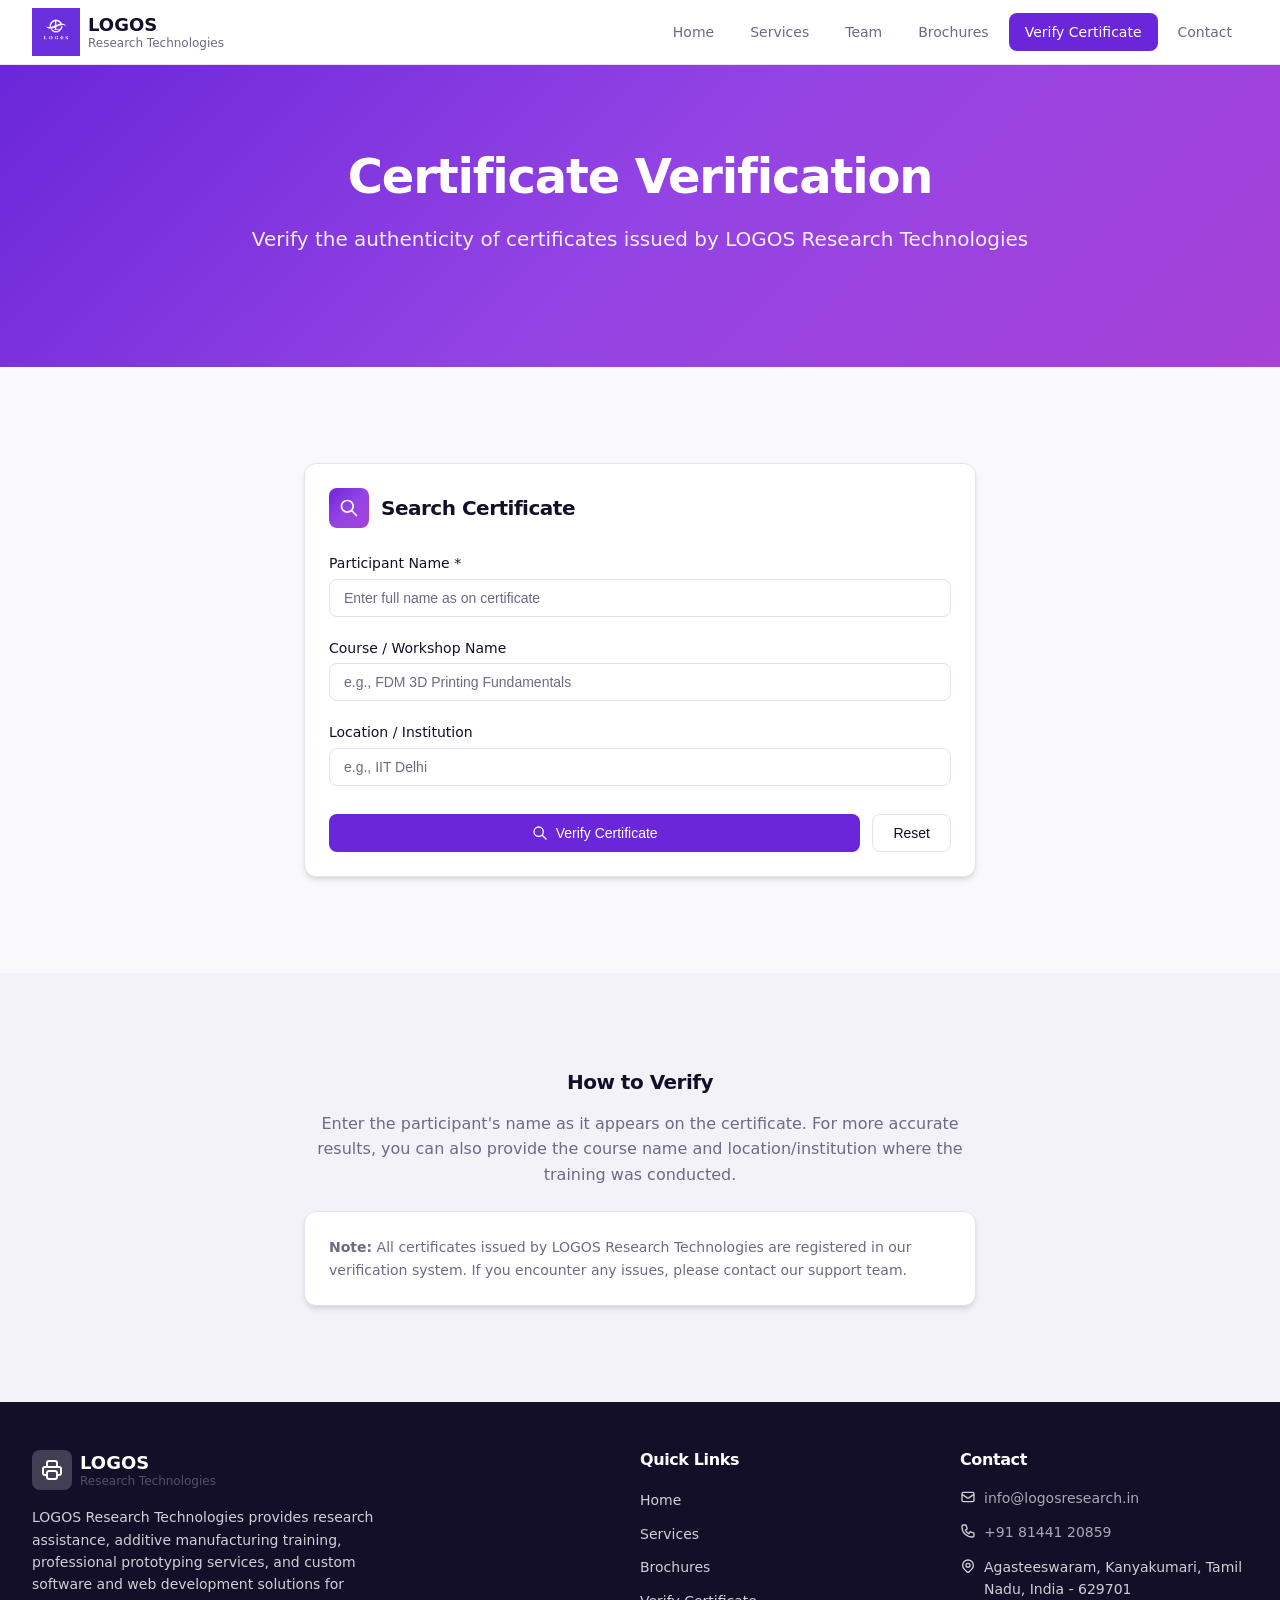
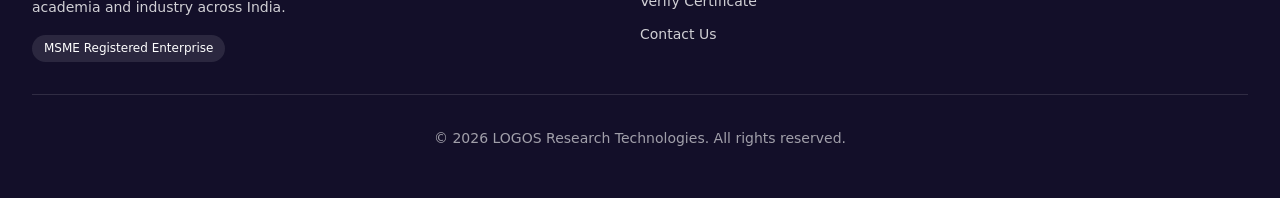
<file: static-site/verify.html>
<!DOCTYPE html>
<html lang="en">
<head>
  <meta charset="UTF-8">
  <meta name="viewport" content="width=device-width, initial-scale=1.0">
  <meta name="description" content="Verify the authenticity of certificates issued by LOGOS Research Technologies.">
  <title>Certificate Verification - LOGOS Research Technologies</title>
  <link rel="stylesheet" href="css/style.css">
</head>
<body>
  <!-- Header -->
  <header class="header">
    <nav class="section-container">
      <div class="header-content">
        <a href="index.html" class="logo-link">
          <img src="images/logo.png" alt="LOGOS" class="logo-image">
          <div class="logo-text">
            <span class="logo-title">LOGOS</span>
            <span class="logo-subtitle">Research Technologies</span>
          </div>
        </a>

        <div class="nav-desktop">
          <a href="index.html" class="nav-link">Home</a>
          <a href="services.html" class="nav-link">Services</a>
          <a href="team.html" class="nav-link">Team</a>
          <a href="brochures.html" class="nav-link">Brochures</a>
          <a href="verify.html" class="nav-link active">Verify Certificate</a>
          <a href="contact.html" class="nav-link">Contact</a>
        </div>

        <button class="mobile-menu-btn" id="mobile-menu-btn">
          <svg id="menu-icon" class="icon-lg" fill="none" stroke="currentColor" viewBox="0 0 24 24">
            <path stroke-linecap="round" stroke-linejoin="round" stroke-width="2" d="M4 6h16M4 12h16M4 18h16"></path>
          </svg>
          <svg id="close-icon" class="icon-lg" fill="none" stroke="currentColor" viewBox="0 0 24 24" style="display: none;">
            <path stroke-linecap="round" stroke-linejoin="round" stroke-width="2" d="M6 18L18 6M6 6l12 12"></path>
          </svg>
        </button>
      </div>

      <div class="nav-mobile" id="mobile-nav">
        <div class="nav-mobile-links">
          <a href="index.html" class="nav-link">Home</a>
          <a href="services.html" class="nav-link">Services</a>
          <a href="team.html" class="nav-link">Team</a>
          <a href="brochures.html" class="nav-link">Brochures</a>
          <a href="verify.html" class="nav-link active">Verify Certificate</a>
          <a href="contact.html" class="nav-link">Contact</a>
        </div>
      </div>
    </nav>
  </header>

  <main>
    <!-- Hero Section -->
    <section class="page-hero hero-gradient">
      <div class="section-container text-center" style="color: white;">
        <h1 class="page-hero-title">Certificate Verification</h1>
        <p class="hero-description">
          Verify the authenticity of certificates issued by LOGOS Research Technologies
        </p>
      </div>
    </section>

    <!-- Search Form -->
    <section class="page-section">
      <div class="section-container">
        <div style="max-width: 42rem; margin: 0 auto;">
          <div class="card">
            <div style="display: flex; align-items: center; gap: 0.75rem; margin-bottom: 1.5rem;">
              <div style="width: 2.5rem; height: 2.5rem; border-radius: 0.5rem; background: var(--hero-gradient); display: flex; align-items: center; justify-content: center;">
                <svg class="icon" fill="none" stroke="currentColor" viewBox="0 0 24 24" style="color: white;">
                  <path stroke-linecap="round" stroke-linejoin="round" stroke-width="2" d="M21 21l-6-6m2-5a7 7 0 11-14 0 7 7 0 0114 0z"></path>
                </svg>
              </div>
              <h2 style="font-size: 1.25rem; font-weight: 600;">Search Certificate</h2>
            </div>

            <form id="verify-form">
              <div class="form-group">
                <label class="form-label" for="search-name">Participant Name *</label>
                <input type="text" id="search-name" class="form-input" placeholder="Enter full name as on certificate">
              </div>

              <div class="form-group">
                <label class="form-label" for="search-course">Course / Workshop Name</label>
                <input type="text" id="search-course" class="form-input" placeholder="e.g., FDM 3D Printing Fundamentals">
              </div>

              <div class="form-group">
                <label class="form-label" for="search-location">Location / Institution</label>
                <input type="text" id="search-location" class="form-input" placeholder="e.g., IIT Delhi">
              </div>

              <div style="display: flex; gap: 0.75rem; padding-top: 0.5rem;">
                <button type="submit" class="btn btn-primary" style="flex: 1;">
                  <svg class="icon-sm" fill="none" stroke="currentColor" viewBox="0 0 24 24">
                    <path stroke-linecap="round" stroke-linejoin="round" stroke-width="2" d="M21 21l-6-6m2-5a7 7 0 11-14 0 7 7 0 0114 0z"></path>
                  </svg>
                  Verify Certificate
                </button>
                <button type="button" id="reset-btn" class="btn btn-outline">Reset</button>
              </div>
            </form>
          </div>

          <!-- Search Results -->
          <div id="verify-result"></div>
        </div>
      </div>
    </section>

    <!-- Instructions -->
    <section class="page-section bg-muted">
      <div class="section-container">
        <div style="max-width: 42rem; margin: 0 auto; text-align: center;">
          <h3 style="font-size: 1.25rem; font-weight: 600; margin-bottom: 1rem;">How to Verify</h3>
          <p style="color: var(--muted-foreground); margin-bottom: 1.5rem;">
            Enter the participant's name as it appears on the certificate. 
            For more accurate results, you can also provide the course name 
            and location/institution where the training was conducted.
          </p>
          <div class="card" style="display: inline-block; text-align: left;">
            <p style="font-size: 0.875rem; color: var(--muted-foreground);">
              <strong>Note:</strong> All certificates issued by LOGOS Research Technologies 
              are registered in our verification system. If you encounter any issues, 
              please contact our support team.
            </p>
          </div>
        </div>
      </div>
    </section>
  </main>

  <!-- Footer -->
  <footer class="footer">
    <div class="section-container">
      <div class="footer-grid">
        <div>
          <div class="footer-logo">
            <div class="footer-logo-icon">
              <svg class="icon-lg" fill="none" stroke="currentColor" viewBox="0 0 24 24">
                <path stroke-linecap="round" stroke-linejoin="round" stroke-width="2" d="M17 17h2a2 2 0 002-2v-4a2 2 0 00-2-2H5a2 2 0 00-2 2v4a2 2 0 002 2h2m2 4h6a2 2 0 002-2v-4a2 2 0 00-2-2H9a2 2 0 00-2 2v4a2 2 0 002 2zm8-12V5a2 2 0 00-2-2H9a2 2 0 00-2 2v4h10z"></path>
              </svg>
            </div>
            <div class="logo-text">
              <span class="logo-title" style="color: white;">LOGOS</span>
              <span class="logo-subtitle" style="opacity: 0.7;">Research Technologies</span>
            </div>
          </div>
          <p class="footer-description">
            LOGOS Research Technologies provides research assistance, additive manufacturing 
            training, professional prototyping services, and custom software and web 
            development solutions for academia and industry across India.
          </p>
          <span class="footer-badge">MSME Registered Enterprise</span>
        </div>

        <div>
          <h4 class="footer-title">Quick Links</h4>
          <ul class="footer-links">
            <li><a href="index.html" class="footer-link">Home</a></li>
            <li><a href="services.html" class="footer-link">Services</a></li>
            <li><a href="brochures.html" class="footer-link">Brochures</a></li>
            <li><a href="verify.html" class="footer-link">Verify Certificate</a></li>
            <li><a href="contact.html" class="footer-link">Contact Us</a></li>
          </ul>
        </div>

        <div>
          <h4 class="footer-title">Contact</h4>
          <div class="footer-contact-item">
            <svg class="icon-sm" fill="none" stroke="currentColor" viewBox="0 0 24 24">
              <path stroke-linecap="round" stroke-linejoin="round" stroke-width="2" d="M3 8l7.89 5.26a2 2 0 002.22 0L21 8M5 19h14a2 2 0 002-2V7a2 2 0 00-2-2H5a2 2 0 00-2 2v10a2 2 0 002 2z"></path>
            </svg>
            <a href="mailto:info@logosresearch.in" class="footer-link">info@logosresearch.in</a>
          </div>
          <div class="footer-contact-item">
            <svg class="icon-sm" fill="none" stroke="currentColor" viewBox="0 0 24 24">
              <path stroke-linecap="round" stroke-linejoin="round" stroke-width="2" d="M3 5a2 2 0 012-2h3.28a1 1 0 01.948.684l1.498 4.493a1 1 0 01-.502 1.21l-2.257 1.13a11.042 11.042 0 005.516 5.516l1.13-2.257a1 1 0 011.21-.502l4.493 1.498a1 1 0 01.684.949V19a2 2 0 01-2 2h-1C9.716 21 3 14.284 3 6V5z"></path>
            </svg>
            <a href="tel:+918144120859" class="footer-link">+91 81441 20859</a>
          </div>
          <div class="footer-contact-item">
            <svg class="icon-sm" fill="none" stroke="currentColor" viewBox="0 0 24 24">
              <path stroke-linecap="round" stroke-linejoin="round" stroke-width="2" d="M17.657 16.657L13.414 20.9a1.998 1.998 0 01-2.827 0l-4.244-4.243a8 8 0 1111.314 0z"></path>
              <path stroke-linecap="round" stroke-linejoin="round" stroke-width="2" d="M15 11a3 3 0 11-6 0 3 3 0 016 0z"></path>
            </svg>
            <span>Agasteeswaram, Kanyakumari, Tamil Nadu, India - 629701</span>
          </div>
        </div>
      </div>

      <div class="footer-bottom">
        <p>&copy; 2026 LOGOS Research Technologies. All rights reserved.</p>
      </div>
    </div>
  </footer>

  <div id="toast-container" class="toast-container"></div>
  <script src="js/main.js"></script>
</body>
</html>
</file>
<file: static-site/css/style.css>
/* ============================================
   LOGOS Research Technologies - Static Site
   ============================================ */

/* Reset and Base */
*, *::before, *::after {
  box-sizing: border-box;
  margin: 0;
  padding: 0;
}

:root {
  /* Violet-Indigo Theme matching LOGOS logo */
  --background: hsl(250, 20%, 98%);
  --foreground: hsl(250, 47%, 11%);
  --card: hsl(0, 0%, 100%);
  --card-foreground: hsl(250, 47%, 11%);
  --primary: hsl(263, 70%, 50%);
  --primary-foreground: hsl(0, 0%, 100%);
  --secondary: hsl(255, 30%, 92%);
  --secondary-foreground: hsl(250, 47%, 11%);
  --muted: hsl(250, 30%, 96%);
  --muted-foreground: hsl(250, 12%, 47%);
  --accent: hsl(270, 75%, 58%);
  --accent-foreground: hsl(0, 0%, 100%);
  --destructive: hsl(0, 84%, 60%);
  --border: hsl(255, 25%, 91%);
  --radius: 0.5rem;
  --hero-gradient: linear-gradient(135deg, hsl(263, 70%, 50%) 0%, hsl(270, 75%, 58%) 50%, hsl(280, 65%, 55%) 100%);
  --card-shadow: 0 4px 6px -1px rgb(0 0 0 / 0.1), 0 2px 4px -2px rgb(0 0 0 / 0.1);
  --card-shadow-hover: 0 10px 15px -3px rgb(0 0 0 / 0.1), 0 4px 6px -4px rgb(0 0 0 / 0.1);
}

html {
  scroll-behavior: smooth;
}

body {
  font-family: system-ui, -apple-system, BlinkMacSystemFont, 'Segoe UI', Roboto, sans-serif;
  background-color: var(--background);
  color: var(--foreground);
  line-height: 1.6;
  -webkit-font-smoothing: antialiased;
  min-height: 100vh;
  display: flex;
  flex-direction: column;
}

main {
  flex-grow: 1;
}

h1, h2, h3, h4, h5, h6 {
  font-weight: 600;
  letter-spacing: -0.025em;
  line-height: 1.3;
}

a {
  text-decoration: none;
  color: inherit;
}

img {
  max-width: 100%;
  height: auto;
}

ul {
  list-style: none;
}

/* ============================================
   Layout Utilities
   ============================================ */
.section-container {
  max-width: 1280px;
  margin: 0 auto;
  padding: 0 1rem;
}

@media (min-width: 640px) {
  .section-container {
    padding: 0 1.5rem;
  }
}

@media (min-width: 1024px) {
  .section-container {
    padding: 0 2rem;
  }
}

.page-section {
  padding: 4rem 0;
}

@media (min-width: 1024px) {
  .page-section {
    padding: 6rem 0;
  }
}

/* ============================================
   Header
   ============================================ */
.header {
  position: sticky;
  top: 0;
  z-index: 50;
  background-color: rgba(255, 255, 255, 0.95);
  backdrop-filter: blur(8px);
  border-bottom: 1px solid var(--border);
}

.header-content {
  display: flex;
  align-items: center;
  justify-content: space-between;
  height: 4rem;
}

.logo-link {
  display: flex;
  align-items: center;
  gap: 0.5rem;
}

.logo-image {
  height: 3rem;
  width: auto;
}

.logo-text {
  display: flex;
  flex-direction: column;
}

.logo-title {
  font-weight: 700;
  font-size: 1.125rem;
  color: var(--foreground);
  line-height: 1.2;
}

.logo-subtitle {
  font-size: 0.75rem;
  color: var(--muted-foreground);
  line-height: 1.2;
}

/* Desktop Navigation */
.nav-desktop {
  display: none;
  align-items: center;
  gap: 0.25rem;
}

@media (min-width: 768px) {
  .nav-desktop {
    display: flex;
  }
}

.nav-link {
  padding: 0.5rem 1rem;
  border-radius: var(--radius);
  font-size: 0.875rem;
  font-weight: 500;
  color: var(--muted-foreground);
  transition: all 0.2s;
}

.nav-link:hover {
  color: var(--foreground);
  background-color: var(--muted);
}

.nav-link.active {
  background-color: var(--primary);
  color: var(--primary-foreground);
}

/* Mobile Menu */
.mobile-menu-btn {
  display: flex;
  align-items: center;
  justify-content: center;
  width: 2.5rem;
  height: 2.5rem;
  border: none;
  background: none;
  cursor: pointer;
  border-radius: var(--radius);
  color: var(--foreground);
}

.mobile-menu-btn:hover {
  background-color: var(--muted);
}

@media (min-width: 768px) {
  .mobile-menu-btn {
    display: none;
  }
}

.nav-mobile {
  display: none;
  padding: 1rem 0;
  border-top: 1px solid var(--border);
}

.nav-mobile.open {
  display: block;
}

@media (min-width: 768px) {
  .nav-mobile {
    display: none !important;
  }
}

.nav-mobile-links {
  display: flex;
  flex-direction: column;
  gap: 0.5rem;
}

/* ============================================
   Buttons
   ============================================ */
.btn {
  display: inline-flex;
  align-items: center;
  justify-content: center;
  gap: 0.5rem;
  padding: 0.625rem 1.25rem;
  border-radius: var(--radius);
  font-size: 0.875rem;
  font-weight: 500;
  cursor: pointer;
  transition: all 0.2s;
  border: none;
  text-decoration: none;
}

.btn-primary {
  background-color: var(--primary);
  color: var(--primary-foreground);
}

.btn-primary:hover {
  background-color: hsl(263, 70%, 42%);
}

.btn-secondary {
  background-color: var(--secondary);
  color: var(--secondary-foreground);
}

.btn-secondary:hover {
  background-color: hsl(255, 30%, 85%);
}

.btn-outline {
  background-color: transparent;
  border: 1px solid var(--border);
  color: var(--foreground);
}

.btn-outline:hover {
  background-color: var(--muted);
}

.btn-outline-light {
  background-color: rgba(255, 255, 255, 0.85);
  border: 2px solid rgba(0, 0, 0, 0.2);
  color: #111;
  font-weight: 600;
}

.btn-outline-light:hover {
  background-color: rgba(255, 255, 255, 1);
  border-color: rgba(0, 0, 0, 0.3);
}

.btn-lg {
  padding: 0.875rem 1.75rem;
  font-size: 1rem;
}

.btn-block {
  width: 100%;
}

/* ============================================
   Hero Section
   ============================================ */
.hero-gradient {
  background: var(--hero-gradient);
}

.hero {
  padding: 5rem 0 6rem;
}

@media (min-width: 1024px) {
  .hero {
    padding: 7rem 0 8rem;
  }
}

.hero-content {
  max-width: 48rem;
  margin: 0 auto;
  text-align: center;
  color: var(--primary-foreground);
}

.hero-title {
  font-size: 2.25rem;
  font-weight: 700;
  margin-bottom: 1.5rem;
}

@media (min-width: 1024px) {
  .hero-title {
    font-size: 3rem;
  }
}

.hero-description {
  font-size: 1.125rem;
  opacity: 0.9;
  margin-bottom: 2rem;
}

@media (min-width: 1024px) {
  .hero-description {
    font-size: 1.25rem;
  }
}

.hero-buttons {
  display: flex;
  flex-wrap: wrap;
  justify-content: center;
  gap: 1rem;
}

/* Page Hero (smaller) */
.page-hero {
  padding: 4rem 0;
}

@media (min-width: 1024px) {
  .page-hero {
    padding: 5rem 0;
  }
}

.page-hero-title {
  font-size: 2.25rem;
  font-weight: 700;
  margin-bottom: 1rem;
}

@media (min-width: 1024px) {
  .page-hero-title {
    font-size: 3rem;
  }
}

/* ============================================
   Stats Section
   ============================================ */
.stats-section {
  padding: 2rem 0;
  background-color: var(--card);
  border-bottom: 1px solid var(--border);
}

.stats-container {
  display: flex;
  flex-wrap: wrap;
  justify-content: center;
  gap: 2rem;
}

@media (min-width: 1024px) {
  .stats-container {
    gap: 4rem;
  }
}

.stat-item {
  display: flex;
  align-items: center;
  gap: 0.75rem;
  color: var(--foreground);
}

.stat-icon {
  color: var(--primary);
}

.stat-value {
  font-size: 1.5rem;
  font-weight: 700;
}

.stat-label {
  font-size: 0.875rem;
  color: var(--muted-foreground);
}

/* ============================================
   Cards
   ============================================ */
.card {
  background-color: var(--card);
  border-radius: 0.75rem;
  padding: 1.5rem;
  box-shadow: var(--card-shadow);
  border: 1px solid var(--border);
  transition: box-shadow 0.2s, transform 0.2s;
}

.card:hover {
  box-shadow: var(--card-shadow-hover);
  transform: translateY(-2px);
}

.card-icon {
  width: 4rem;
  height: 4rem;
  border-radius: 0.5rem;
  background: var(--hero-gradient);
  display: flex;
  align-items: center;
  justify-content: center;
  margin-bottom: 1.5rem;
  color: var(--primary-foreground);
}

.card-title {
  font-size: 1.25rem;
  font-weight: 600;
  color: var(--foreground);
  margin-bottom: 0.75rem;
}

.card-description {
  font-size: 0.875rem;
  color: var(--muted-foreground);
  margin-bottom: 1rem;
}

.card-features {
  margin-bottom: 1.5rem;
}

.card-feature {
  display: flex;
  align-items: center;
  gap: 0.5rem;
  font-size: 0.875rem;
  color: var(--muted-foreground);
  margin-bottom: 0.5rem;
}

.card-feature svg {
  color: var(--primary);
  flex-shrink: 0;
}

/* ============================================
   Grid Layouts
   ============================================ */
.grid-3 {
  display: grid;
  gap: 1.5rem;
}

@media (min-width: 768px) {
  .grid-3 {
    grid-template-columns: repeat(2, 1fr);
  }
}

@media (min-width: 1024px) {
  .grid-3 {
    grid-template-columns: repeat(3, 1fr);
  }
}

.grid-2 {
  display: grid;
  gap: 3rem;
}

@media (min-width: 1024px) {
  .grid-2 {
    grid-template-columns: repeat(2, 1fr);
    align-items: center;
  }
}

/* ============================================
   Section Titles
   ============================================ */
.section-header {
  text-align: center;
  margin-bottom: 3rem;
}

.section-title {
  font-size: 1.875rem;
  font-weight: 700;
  color: var(--foreground);
  margin-bottom: 1rem;
}

@media (min-width: 1024px) {
  .section-title {
    font-size: 2.25rem;
  }
}

.section-description {
  color: var(--muted-foreground);
  max-width: 42rem;
  margin: 0 auto;
}

/* ============================================
   Feature Lists
   ============================================ */
.feature-list {
  display: flex;
  flex-direction: column;
  gap: 1rem;
}

.feature-item {
  display: flex;
  align-items: flex-start;
  gap: 0.75rem;
}

.feature-icon {
  color: var(--primary);
  flex-shrink: 0;
  margin-top: 0.25rem;
}

.feature-content h4 {
  font-weight: 600;
  color: var(--foreground);
  margin-bottom: 0.25rem;
}

.feature-content p {
  font-size: 0.875rem;
  color: var(--muted-foreground);
}

/* ============================================
   Info Box
   ============================================ */
.info-box {
  background-color: var(--muted);
  border-radius: 0.75rem;
  padding: 1.5rem;
}

@media (min-width: 1024px) {
  .info-box {
    padding: 2rem;
  }
}

.info-box-title {
  font-size: 1.25rem;
  font-weight: 600;
  color: var(--foreground);
  margin-bottom: 1rem;
}

.info-list {
  display: flex;
  flex-direction: column;
  gap: 0.75rem;
}

.info-list-item {
  display: flex;
  align-items: center;
  gap: 0.5rem;
  font-size: 0.875rem;
  color: var(--muted-foreground);
}

.info-list-item svg {
  color: var(--primary);
  flex-shrink: 0;
}

/* ============================================
   CTA Section
   ============================================ */
.cta-card {
  background-color: var(--card);
  border-radius: 1rem;
  padding: 2rem;
  box-shadow: var(--card-shadow);
  border: 1px solid var(--border);
  text-align: center;
}

@media (min-width: 1024px) {
  .cta-card {
    padding: 3rem;
  }
}

.cta-title {
  font-size: 1.5rem;
  font-weight: 700;
  color: var(--foreground);
  margin-bottom: 1rem;
}

@media (min-width: 1024px) {
  .cta-title {
    font-size: 1.875rem;
  }
}

.cta-description {
  color: var(--muted-foreground);
  margin-bottom: 2rem;
  max-width: 42rem;
  margin-left: auto;
  margin-right: auto;
}

.cta-buttons {
  display: flex;
  flex-wrap: wrap;
  justify-content: center;
  gap: 1rem;
}

/* ============================================
   Why Choose Us
   ============================================ */
.why-us-list {
  display: flex;
  flex-direction: column;
  gap: 1rem;
}

.why-us-item {
  display: flex;
  align-items: flex-start;
  gap: 0.75rem;
}

.why-us-item svg {
  color: var(--primary);
  flex-shrink: 0;
  margin-top: 0.125rem;
}

/* ============================================
   Forms
   ============================================ */
.form-group {
  margin-bottom: 1.25rem;
}

.form-label {
  display: block;
  font-size: 0.875rem;
  font-weight: 500;
  color: var(--foreground);
  margin-bottom: 0.25rem;
}

.form-input,
.form-textarea {
  width: 100%;
  padding: 0.625rem 0.875rem;
  border: 1px solid var(--border);
  border-radius: var(--radius);
  font-size: 0.875rem;
  background-color: var(--card);
  color: var(--foreground);
  transition: border-color 0.2s, box-shadow 0.2s;
}

.form-input:focus,
.form-textarea:focus {
  outline: none;
  border-color: var(--primary);
  box-shadow: 0 0 0 3px rgba(109, 66, 199, 0.1);
}

.form-input::placeholder,
.form-textarea::placeholder {
  color: var(--muted-foreground);
}

.form-textarea {
  min-height: 150px;
  resize: vertical;
}

.form-row {
  display: grid;
  gap: 1.25rem;
}

@media (min-width: 640px) {
  .form-row {
    grid-template-columns: repeat(2, 1fr);
  }
}

/* ============================================
   Contact Info
   ============================================ */
.contact-item {
  display: flex;
  align-items: flex-start;
  gap: 1rem;
  margin-bottom: 1.5rem;
}

.contact-icon {
  width: 2.5rem;
  height: 2.5rem;
  border-radius: 0.5rem;
  background-color: rgba(109, 66, 199, 0.1);
  display: flex;
  align-items: center;
  justify-content: center;
  flex-shrink: 0;
  color: var(--primary);
}

.contact-label {
  font-weight: 500;
  color: var(--foreground);
}

.contact-value {
  color: var(--muted-foreground);
  transition: color 0.2s;
}

.contact-value:hover {
  color: var(--primary);
}

/* ============================================
   Certificate Verification
   ============================================ */
.verify-result {
  margin-top: 2rem;
}

.verify-success {
  border: 2px solid rgba(109, 66, 199, 0.2);
}

.verify-error {
  border: 2px solid rgba(239, 68, 68, 0.2);
}

.verify-header {
  display: flex;
  align-items: center;
  gap: 0.75rem;
  margin-bottom: 1.5rem;
}

.verify-icon {
  width: 3rem;
  height: 3rem;
  border-radius: 50%;
  display: flex;
  align-items: center;
  justify-content: center;
}

.verify-icon-success {
  background-color: rgba(109, 66, 199, 0.1);
  color: var(--primary);
}

.verify-icon-error {
  background-color: rgba(239, 68, 68, 0.1);
  color: var(--destructive);
}

.verify-title {
  font-size: 1.25rem;
  font-weight: 600;
  color: var(--foreground);
}

.verify-subtitle {
  font-size: 0.875rem;
  color: var(--muted-foreground);
}

.cert-details {
  background-color: var(--muted);
  border-radius: 0.5rem;
  padding: 1.5rem;
  display: flex;
  flex-direction: column;
  gap: 1rem;
}

.cert-detail-item {
  display: flex;
  align-items: flex-start;
  gap: 0.75rem;
}

.cert-detail-item svg {
  color: var(--primary);
  flex-shrink: 0;
  margin-top: 0.125rem;
}

.cert-detail-label {
  font-size: 0.875rem;
  color: var(--muted-foreground);
}

.cert-detail-value {
  font-weight: 600;
  color: var(--foreground);
}

/* ============================================
   Materials Grid
   ============================================ */
.materials-grid {
  display: grid;
  grid-template-columns: repeat(2, 1fr);
  gap: 1rem;
}

.material-item {
  background-color: var(--card);
  border: 1px solid var(--border);
  border-radius: 0.5rem;
  padding: 0.75rem;
}

.material-name {
  font-weight: 600;
  font-size: 0.875rem;
  color: var(--foreground);
}

.material-desc {
  font-size: 0.75rem;
  color: var(--muted-foreground);
}

/* ============================================
   Footer
   ============================================ */
.footer {
  background-color: var(--foreground);
  color: var(--primary-foreground);
  padding: 3rem 0;
}

.footer-grid {
  display: grid;
  gap: 2rem;
}

@media (min-width: 768px) {
  .footer-grid {
    grid-template-columns: 2fr 1fr 1fr;
  }
}

.footer-logo {
  display: flex;
  align-items: center;
  gap: 0.5rem;
  margin-bottom: 1rem;
}

.footer-logo-icon {
  width: 2.5rem;
  height: 2.5rem;
  border-radius: 0.5rem;
  background-color: rgba(255, 255, 255, 0.2);
  display: flex;
  align-items: center;
  justify-content: center;
}

.footer-description {
  font-size: 0.875rem;
  opacity: 0.8;
  margin-bottom: 1rem;
  max-width: 24rem;
}

.footer-badge {
  display: inline-block;
  padding: 0.25rem 0.75rem;
  background-color: rgba(255, 255, 255, 0.1);
  border-radius: 9999px;
  font-size: 0.75rem;
}

.footer-title {
  font-weight: 600;
  margin-bottom: 1rem;
}

.footer-links {
  display: flex;
  flex-direction: column;
  gap: 0.5rem;
}

.footer-link {
  font-size: 0.875rem;
  opacity: 0.8;
  transition: opacity 0.2s;
}

.footer-link:hover {
  opacity: 1;
}

.footer-contact-item {
  display: flex;
  align-items: flex-start;
  gap: 0.5rem;
  font-size: 0.875rem;
  opacity: 0.8;
  margin-bottom: 0.75rem;
}

.footer-contact-item svg {
  flex-shrink: 0;
  margin-top: 0.125rem;
}

.footer-bottom {
  border-top: 1px solid rgba(255, 255, 255, 0.2);
  margin-top: 2rem;
  padding-top: 2rem;
  text-align: center;
  font-size: 0.875rem;
  opacity: 0.6;
}

/* ============================================
   Toast Notifications
   ============================================ */
.toast-container {
  position: fixed;
  bottom: 1rem;
  right: 1rem;
  z-index: 100;
}

.toast {
  background-color: var(--card);
  border: 1px solid var(--border);
  border-radius: var(--radius);
  padding: 1rem;
  box-shadow: var(--card-shadow-hover);
  max-width: 20rem;
  animation: slideIn 0.3s ease;
}

.toast-success {
  border-left: 4px solid var(--primary);
}

.toast-error {
  border-left: 4px solid var(--destructive);
}

.toast-title {
  font-weight: 600;
  color: var(--foreground);
  margin-bottom: 0.25rem;
}

.toast-message {
  font-size: 0.875rem;
  color: var(--muted-foreground);
}

@keyframes slideIn {
  from {
    transform: translateX(100%);
    opacity: 0;
  }
  to {
    transform: translateX(0);
    opacity: 1;
  }
}

/* ============================================
   Background Variants
   ============================================ */
.bg-muted {
  background-color: var(--muted);
}

.bg-card {
  background-color: var(--card);
}

/* ============================================
   Utilities
   ============================================ */
.text-center {
  text-align: center;
}

.text-primary {
  color: var(--primary);
}

.text-muted {
  color: var(--muted-foreground);
}

.mb-4 {
  margin-bottom: 1rem;
}

.mb-6 {
  margin-bottom: 1.5rem;
}

.mb-8 {
  margin-bottom: 2rem;
}

.hidden {
  display: none;
}

.flex-center {
  display: flex;
  align-items: center;
  justify-content: center;
}

/* SVG Icons */
.icon {
  width: 1.25rem;
  height: 1.25rem;
}

.icon-sm {
  width: 1rem;
  height: 1rem;
}

.icon-lg {
  width: 1.5rem;
  height: 1.5rem;
}

.icon-xl {
  width: 1.75rem;
  height: 1.75rem;
}

/* ============================================
   Team Section
   ============================================ */
.team-grid {
  display: grid;
  gap: 2rem;
  max-width: 1100px;
  margin: 0 auto;
}

@media (min-width: 768px) {
  .team-grid {
    grid-template-columns: repeat(3, 1fr);
    align-items: start;
  }
}

.team-card {
  background-color: var(--card);
  border-radius: 1rem;
  box-shadow: var(--card-shadow);
  border: 1px solid var(--border);
  overflow: hidden;
  transition: box-shadow 0.3s, transform 0.3s;
}

.team-card:hover {
  box-shadow: var(--card-shadow-hover);
  transform: translateY(-4px);
}

/* Staggered heights for "uneven" look */
@media (min-width: 768px) {
  .team-card:nth-child(1) {
    margin-top: 0;
  }
  .team-card:nth-child(2) {
    margin-top: 2.5rem;
  }
  .team-card:nth-child(3) {
    margin-top: 0.75rem;
  }
}

.team-photo-wrapper {
  width: 100%;
  aspect-ratio: 4/5;
  overflow: hidden;
  background-color: var(--muted);
}

.team-photo {
  width: 100%;
  height: 100%;
  object-fit: cover;
  object-position: top center;
}

.team-info {
  padding: 1.5rem;
}

.team-name {
  font-size: 1.125rem;
  font-weight: 700;
  color: var(--foreground);
  margin-bottom: 0.125rem;
}

.team-qualification {
  font-size: 0.8rem;
  color: var(--muted-foreground);
  margin-bottom: 0.5rem;
}

.team-role {
  display: inline-block;
  background: var(--hero-gradient);
  color: var(--primary-foreground);
  font-size: 0.75rem;
  font-weight: 600;
  padding: 0.25rem 0.75rem;
  border-radius: 9999px;
  margin-bottom: 1rem;
}

.team-description {
  font-size: 0.85rem;
  color: var(--muted-foreground);
  line-height: 1.65;
}
</file>
